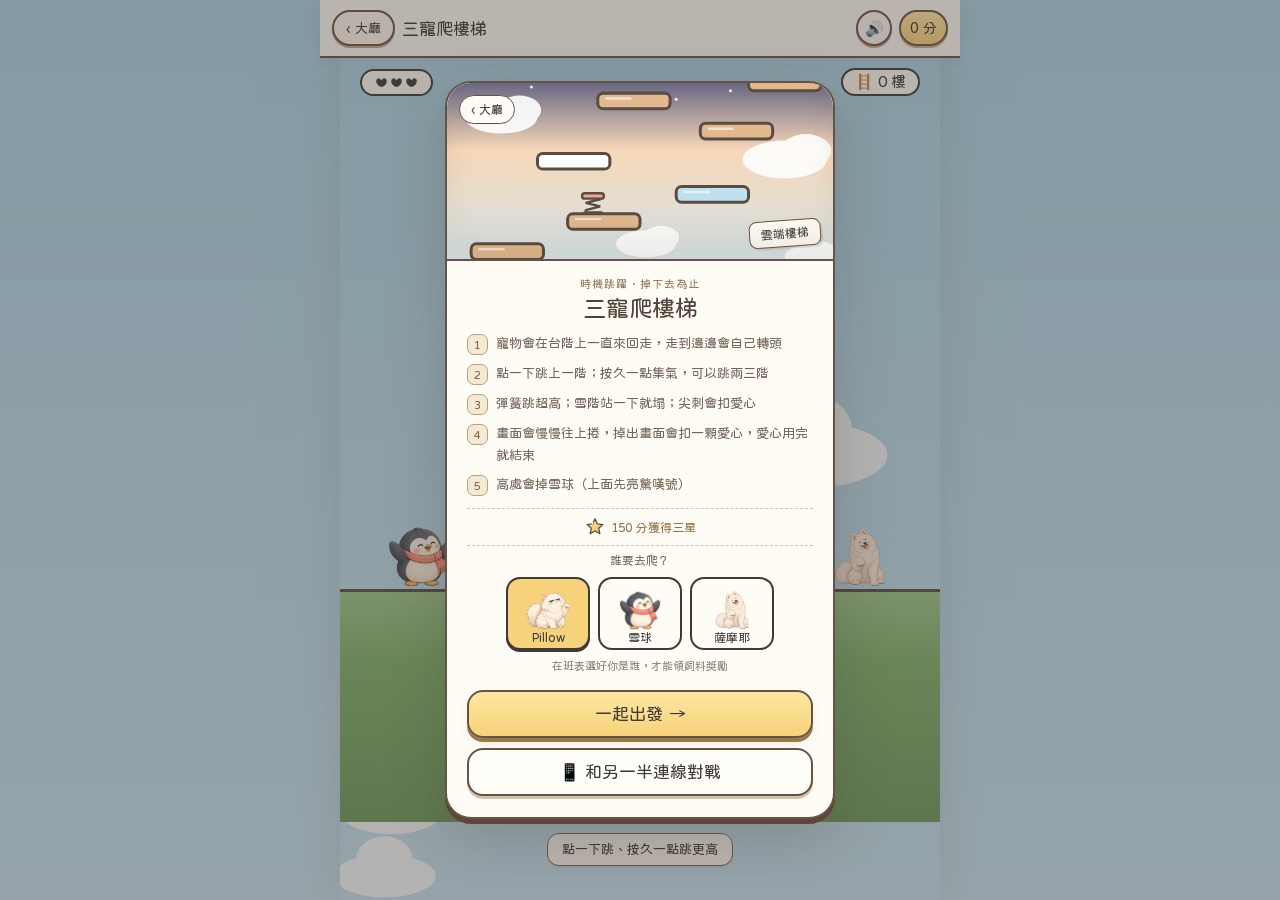
<file: games/climb.html>
<!DOCTYPE html>
<html lang="zh-TW">
<head>
<meta charset="UTF-8">
<meta name="viewport" content="width=device-width, initial-scale=1.0, maximum-scale=1.0, user-scalable=no, viewport-fit=cover">
<meta name="apple-mobile-web-app-capable" content="yes">
<meta name="theme-color" content="#CFE6F2">
<title>三寵爬樓梯</title>
<link rel="preconnect" href="https://fonts.googleapis.com">
<link rel="preconnect" href="https://fonts.gstatic.com" crossorigin>
<link href="https://fonts.googleapis.com/css2?family=Huninn&display=swap" rel="stylesheet">
<link rel="stylesheet" href="game.css?v=vs-20261031">
<style>
html,body{overflow:hidden;}
body{background:#CFE6F2;touch-action:none;}
/* 場景寬 1080，往上是負的 y；camY 是畫面最上面的高度 */
.sky{position:fixed;inset:0;}
.stars{position:fixed;inset:0;opacity:0;pointer-events:none;background:radial-gradient(#FFF4D6 1.2px,transparent 1.6px) 0 0/46px 52px,radial-gradient(#FFF4D6 1px,transparent 1.4px) 23px 26px/62px 70px;}
.world{position:fixed;left:50%;top:0;width:1080px;transform-origin:50% 0;overflow:hidden;}
.o{position:absolute;left:0;top:0;will-change:transform;}
.cloud{position:absolute;left:0;top:0;opacity:.85;pointer-events:none;}
.cloud i{position:absolute;border-radius:50%;background:#FFFFFF;}
.ground{width:1080px;height:420px;background:linear-gradient(#9CC78A,#7FB36E 30%,#6E9A5E);border-top:6px solid #594C43;}
.step{height:44px;border:6px solid #594C43;border-radius:16px;background:linear-gradient(#E2B88E,#B98B6B);box-shadow:inset 0 6px 0 #FFFFFF55;}
.step.move{background:linear-gradient(#BFE0EE,#7FB8D2);}
.step.snow{background:linear-gradient(#FFFFFF,#CFE1EA);}
.step.snow::after{content:'';position:absolute;left:30%;top:2px;width:26px;height:26px;border-left:4px solid #8CB4C8;border-bottom:4px solid #8CB4C8;transform:skewX(-30deg);}
.step.snow.crack{animation:crack .1s linear infinite alternate;}
@keyframes crack{to{translate:4px 0;}}
.step.spike{height:66px;border:0;border-radius:0;background:url(../assets/games/climb/step-spike.svg) 0 0/100% 100% no-repeat;box-shadow:none;}
.step.gone{transition:opacity .5s;opacity:0;}
.spring{width:70px;height:70px;}
.spring.on{animation:sprung .3s var(--pop);}
@keyframes sprung{40%{transform:var(--t) scaleY(1.5);}}
.item{width:84px;height:84px;}
.item.fish{width:96px;height:96px;}
.snow{width:100px;height:100px;}
.warn{position:fixed;top:calc(env(safe-area-inset-top) + 104px);z-index:21;width:34px;height:34px;margin-left:-17px;border:var(--lw2) solid var(--ink);border-radius:50%;background:var(--coral);color:#FFFCF6;font-size:20px;display:flex;align-items:center;justify-content:center;animation:warn .3s ease-in-out infinite alternate;}
@keyframes warn{to{transform:scale(1.2);}}
.pet{width:170px;height:150px;}
.pet img{position:absolute;left:0;bottom:0;width:100%;height:100%;object-fit:contain;object-position:50% 100%;}
.pet.l img{transform:scaleX(-1);}
.pet.hurt{animation:blink .15s steps(2) 8;}
/* 被對方踩扁：壓扁一下 */
.pet img{transform-origin:50% 100%;}
.pet.squash img,.rival.squash img{animation:squash .45s var(--pop);}
/* 自己和對方畫在台階前面（說話泡泡才不會被台階擋住） */
.pet{z-index:3;}.rival{z-index:2;}
@keyframes squash{30%{scale:1.25 .5;}}
@keyframes blink{50%{opacity:.3;}}
.pet .g-say{font-size:30px;padding:6px 16px;border-width:4px;border-radius:24px;}
.fan{width:150px;height:130px;}
.fan img{width:100%;height:100%;object-fit:contain;object-position:50% 100%;}
.fan.cheer img{animation:fanHop .5s var(--pop);}
@keyframes fanHop{40%{transform:translateY(-24px);}}
.fan .g-say{font-size:28px;padding:6px 14px;border-width:4px;border-radius:22px;}
/* 上面：愛心、樓層 */
.hud{position:fixed;left:12px;right:12px;top:calc(env(safe-area-inset-top) + 68px);z-index:21;display:flex;justify-content:space-between;align-items:center;max-width:560px;margin:auto;pointer-events:none;}
.hud b{font-weight:400;font-size:15px;padding:3px 12px;border:var(--lw2) solid var(--ink);border-radius:999px;background:var(--paper);}
.who{display:flex;justify-content:center;gap:8px;margin:10px 0 2px;}
.who button{display:flex;flex-direction:column;align-items:center;width:84px;padding:6px 4px 4px;border:var(--lw2) solid var(--ink);border-radius:14px;background:var(--paper);font-size:12px;}
.who button img{width:56px;height:46px;object-fit:contain;}
.who button.on{background:var(--yellow);box-shadow:0 2px 0 var(--ink);}
.who-h{font-size:12px;color:var(--t2);margin-top:8px;}
/* 集氣條：按住越久跳越高 */
.charge{position:absolute;left:25px;top:-34px;width:120px;height:16px;border:4px solid #594C43;border-radius:999px;background:#FFFCF6;overflow:hidden;opacity:0;transition:opacity .1s;}
.charge.on{opacity:1;}
.charge i{display:block;height:100%;width:0;background:linear-gradient(90deg,#B9DAA5,#F6D27A 60%,#F2A497);}
.charge.full{animation:full .25s ease-in-out infinite alternate;}
@keyframes full{to{box-shadow:0 0 0 6px #F6D27A88;}}
.tip{position:fixed;left:50%;transform:translateX(-50%);bottom:calc(env(safe-area-inset-bottom) + 34px);z-index:21;padding:6px 14px;border:var(--lw2) solid var(--ink);border-radius:999px;background:var(--paper);font-size:13px;white-space:nowrap;pointer-events:none;}
.tap{position:fixed;inset:0;z-index:10;}
/* 連線對戰：對方是半透明的影子，頭上有名字；上面多一排倒數和對方的樓層 */
.rival{width:170px;height:150px;opacity:.6;pointer-events:none;}
.rival img{position:absolute;left:0;bottom:0;width:100%;height:100%;object-fit:contain;object-position:50% 100%;}
.rival.l img{transform:scaleX(-1);}
.rival .tag{position:absolute;left:50%;top:-50px;transform:translateX(-50%);padding:2px 16px;border:4px solid #594C43;border-radius:999px;background:#FDEEEA;font-size:28px;white-space:nowrap;}
.rival.syue .tag{background:#EEF6E8;}
.vs .warn{top:calc(env(safe-area-inset-top) + 138px);}
</style>
<link rel="stylesheet" href="polish.css?v=snowlake-20261026">
</head>
<body data-game="climb">
<div class="sky" id="sky"></div>
<div class="stars" id="stars"></div>
<div class="world" id="world"><div id="clouds"></div><div id="objs"></div></div>
<div class="tap" id="tap"></div>
<div class="g-bar"><button class="g-back" onclick="location.href='./'">‹ 大廳</button><div class="g-title">三寵爬樓梯</div><div class="g-pill hot" id="score">0 分</div></div>
<div class="hud"><b id="hearts">❤️❤️❤️</b><b id="floor">🪜 0 樓</b></div>
<div class="tip" id="tip">點一下跳、按久一點跳更高</div>
<script src="sound.js?v=garden-20261102"></script>
<script src="game.js?v=garden-20261102"></script>
<script src="vs.js?v=garden-20261102"></script>
<script>
// 美術：之後換成畫好的圖，只要改這裡的檔名（台階本身是畫出來的色塊，尖刺台階用圖）
var A='../assets/games/climb/',ART={spike:A+'step-spike.svg',spring:A+'spring.svg',ball:A+'snowball.svg',kib:'../assets/games/ui/kib.svg',fish:'../assets/games/ui/fish.svg'};
// 寵物一直往前走，碰到畫面邊邊就轉頭。點一下跳約 290 高（一階）；按住集氣，最多約 800 高；彈簧約 1080
var GRAV=2900,WALK=300,TAP=1300,FULL=2150,CHARGE=.8,SPRING=2500,PW=170,PH=150,SPIKEW=216,FLOOR=120,HEARTS=3;
// 誰去爬：走路兩張輪流、集氣蹲下、往上、往下
var POSE={cat:{walk:['walk-a','walk-b'],crouch:'eat',up:'pounce',down:'idle'},pg:{walk:['walk-a','walk-b'],crouch:'eat',up:'flap-up',down:'flap-down'},dg:{walk:['walk-a','walk-b'],crouch:'eat',up:'chase',down:'idle'}},ORDER=['cat','pg','dg'];
var $=function(id){return document.getElementById(id);};
var who=ORDER.indexOf(localStorage.getItem('climbPet'))>=0?localStorage.getItem('climbPet'):'cat';
var state='idle',s=1,viewH=1900,camY=-1500,px=455,py=-PH,vy=0,face=1,on=null,coyote=0,hold=0,holding=false,buf=0,bufV=0,hearts=HEARTS,inv=0,score=0,best=0,kibs=0,fishes=0,topY=0,steps=[],items=[],balls=[],ballAt=0,raf=0,last=0,mile=0,pose='',walkT=0,t=0,jumped=false,drop=null,dropT=0;
// 連線對戰：限時幾秒、對方的影子晚多久畫（等資料到）、踩到對方彈多高
var VS_T=90,LAG=.45,STOMP=1700,vs=null;
// 關卡用的亂數：對戰時兩支手機用同一個種子，樓梯一模一樣
var R=Math.random;
function lr(a,b){return a+R()*(b-a);}
// 星星：150 分三顆、70 分兩顆
function stars(n){return n>=150?3:n>=70?2:1;}

function fit(){s=Math.min(innerWidth,600)/1080;viewH=innerHeight/s;var w=$('world');w.style.height=viewH+'px';w.style.transform='translateX(-50%) scale('+s+')';}
fit();addEventListener('resize',fit);
function rnd(a,b){return a+Math.random()*(b-a);}
function el(cls,html){var e=document.createElement('div');e.className='o '+cls;if(html)e.innerHTML=html;$('objs').appendChild(e);return e;}
function img(cls,src){var e=document.createElement('img');e.className='o '+cls;e.src=src;e.alt='';$('objs').appendChild(e);return e;}
function tip(x){$('tip').textContent=x;}
function say(e,text,ms){var b=e.querySelector('.g-say');if(!b)return;b.textContent=text;b.classList.add('on');clearTimeout(e._t);e._t=setTimeout(function(){b.classList.remove('on');},ms||1200);}
function heartsTxt(){var h='';for(var i=0;i<HEARTS;i++)h+=i<hearts?'❤️':'🤍';$('hearts').textContent=h;}
// 天空：越高越晚，白天→黃昏→星空
var SKY=[[0,[207,230,242]],[4000,[168,211,230]],[9000,[246,215,184]],[14000,[181,139,176]],[19000,[63,69,115]],[26000,[35,43,74]]];
function skyAt(h){for(var i=1;i<SKY.length;i++)if(h<SKY[i][0]){var a=SKY[i-1],b=SKY[i],k=(h-a[0])/(b[0]-a[0]);return a[1].map(function(v,j){return Math.round(v+(b[1][j]-v)*k);});}return SKY[SKY.length-1][1];}
function paintSky(){var h=-camY,c=skyAt(h),c2=skyAt(h+3000);$('sky').style.background='linear-gradient(rgb('+c2+'),rgb('+c+'))';$('stars').style.opacity=Math.max(0,Math.min(1,(h-13000)/6000)).toFixed(2);}

// 台階：越高越窄、間隔越大（有些要集氣才跳得上去），會動的／雪階／尖刺越多
function diff(){return Math.min(1,-topY/16000);}
// 會動的台階：位置只看時間（對戰時兩支手機的同一階會在同一個地方）
function addStep(type,x,y,w){
  var e=el('step '+type);e.style.width=w+'px';
  var p={type:type,x:x,x0:x,y:y,w:w,e:e,vx:0,v:type==='move'?(R()<.5?-1:1)*lr(90,150+90*diff()):0};
  if(p.v)moveStep(p);
  steps.push(p);return p;
}
function moveStep(p){var m=1080-p.w,u=p.x0+p.v*t,k=((u%(2*m))+2*m)%(2*m);p.x=k<=m?k:2*m-k;p.vx=k<=m?p.v:-p.v;}
function gen(){
  while(topY>camY-400){
    var d=diff(),gap=170+120*d+lr(-30,40),y=topY-gap,h=-y;
    var wN=60-22*d,wM=10+16*d,wS=6+14*d,wK=h>1500?3+8*d:0,r=R()*(wN+wM+wS+wK),type=r<wN?'normal':r<wN+wM?'move':r<wN+wM+wS?'snow':'spike';
    var w=type==='spike'?SPIKEW:Math.round(lr(420-150*d,520-170*d)),x=lr(0,1080-w);
    var p=addStep(type,x,y,w);
    // 尖刺旁邊一定再放一個安全的，路不會斷
    if(type==='spike'){var w2=Math.round(lr(280,380)),x2=x>540?lr(0,Math.max(0,x-w2-40)):lr(Math.min(1080-w2,x+SPIKEW+40),1080-w2);addStep('normal',x2,y+lr(-30,30),w2);}
    if(type==='normal'){
      // 對戰時魚多一點（吃到魚會丟雪球給對方）
      if(R()<.08-.03*d){p.sx=lr(20,w-90);p.spring=img('spring',ART.spring);}
      else if(R()<.25)addItem('kib',x+lr(20,w-104),y-90);
      else if(R()<(vs?.12:.06))addItem('fish',x+lr(20,w-116),y-520);
    }
    topY=y;
  }
}
function addItem(k,x,y){items.push({k:k,x:x,y:y,w:k==='fish'?96:84,e:img('item '+k,ART[k])});}
// 背景的雲：往上捲得比較慢
var clouds=[];
function makeClouds(){
  $('clouds').innerHTML='';clouds=[];
  for(var i=0;i<6;i++){var c=document.createElement('div');c.className='cloud';var w=rnd(160,280);c.innerHTML='<i style="left:0;top:'+w*.18+'px;width:'+w+'px;height:'+w*.42+'px"></i><i style="left:'+w*.22+'px;top:0;width:'+w*.55+'px;height:'+w*.45+'px"></i>';$('clouds').appendChild(c);clouds.push({e:c,x:rnd(-60,980),y:rnd(0,viewH)});}
}
function drawClouds(dy){clouds.forEach(function(c){c.y+=dy*.45;if(c.y>viewH+120){c.y=-160;c.x=rnd(-60,980);}c.e.style.transform='translate('+c.x+'px,'+c.y+'px)';});}

var pet,ghost=null,fans=[],ground={type:'ground',x:-200,y:0,w:1480};
function build(){
  $('objs').innerHTML='';steps=[];items=[];balls=[];document.querySelectorAll('.warn').forEach(function(w){w.remove();});
  var g=el('ground');g.id='ground';
  // 另外兩隻在地上加油（對戰時對方選的那隻也不在地上）
  fans=ORDER.filter(function(k){return k!==who&&!(vs&&k===vs.opPet);}).map(function(k,i){var f=el('fan','<img src="'+G.petImg(k,'happy')+'" alt=""><div class="g-say"></div>');f._x=i?860:70;f._k=k;return f;});
  // 對方：半透明的影子
  ghost=vs?el('rival '+vs.op,'<img alt=""><div class="tag">'+G.NAMES[vs.op]+'</div>'):null;if(ghost)ghost._p='';
  pet=el('pet','<img alt=""><div class="charge" id="charge"><i id="cfill"></i></div><div class="g-say"></div>');pose='';setPose(POSE[who].walk[0]);
}
function setPose(p){if(p===pose)return;pose=p;pet.querySelector('img').src=G.petImg(who,p);}
function hurt(msg){
  if(inv>0)return;hearts--;inv=1.3;heartsTxt();pet.classList.remove('hurt');void pet.offsetWidth;pet.classList.add('hurt');
  SND.sfx(hearts?'bump':'crash');say(pet,msg,900);if(navigator.vibrate)navigator.vibrate(90);
  if(hearts<=0)end('愛心用完了…');
}
// 按住集氣、放開跳：按不到 0.15 秒算點一下（跳一階），按越久跳越高
function power(){var k=Math.max(0,Math.min(1,(hold-.15)/(CHARGE-.15)));return TAP+(FULL-TAP)*k;}
function jump(v){
  on=null;coyote=0;vy=-v;jumped=true;SND.sfx(v>TAP+200?'boing':'hop');
  if(v>FULL-60)say(pet,'集氣跳！',700);
}
function pressStart(){if(state!=='play')return;holding=true;hold=0;}
function pressEnd(){
  if(state!=='play'||!holding)return;
  holding=false;var v=power();hold=0;
  if(on||coyote>0)jump(v);else{buf=.15;bufV=v;}
}
// 被對方的雪球砸到、被對方踩到：從台階上掉下去一階（不扣愛心）
function knock(msg){
  if(inv>0||state!=='play')return;
  inv=1.2;if(on&&on!==ground){drop=on;dropT=.35;}
  if(on||vy<350){on=null;coyote=0;vy=350;}holding=false;hold=0;buf=0;
  pet.classList.remove('hurt');void pet.offsetWidth;pet.classList.add('hurt');
  SND.sfx('bump');say(pet,msg,1000);if(navigator.vibrate)navigator.vibrate(70);
}
function tick(now){
  // 第一格的時間可能比 last 早一點點：不能是負的
  var dt=Math.max(0,Math.min(.04,(now-last)/1000));last=now;
  if(state==='play'){
    // 對戰：時間照伺服器算，兩支手機一樣
    if(vs)t=VS.time();else t+=dt;
    if(dropT>0){dropT-=dt;if(dropT<=0)drop=null;}
    if(holding)hold+=dt;
    // 一直往前走；碰到畫面邊邊就轉頭
    var vx=face*WALK+(on&&on.vx?on.vx:0);px+=vx*dt;
    if(px<0){px=0;face=1;}else if(px+PW>1080){px=1080-PW;face=-1;}
    var prevB=py+PH,fl=px+48,fr=px+PW-48;
    if(on){
      // 走到台階邊邊會自己轉頭（不會走下去）；雪階塌掉才會掉下去
      if(on!==ground&&!on.gone){if(face>0&&fr>=on.x+on.w-6){face=-1;px=on.x+on.w-6-(PW-48);}else if(face<0&&fl<=on.x+6){face=1;px=on.x+6-48;}}
      if(on!==ground&&on.gone){on=null;coyote=.1;vy=0;}
      else{py=on.y-PH;vy=0;}
      if(on&&on.type==='snow'&&!on.gone){on.crack=(on.crack||0)+dt;on.e.classList.add('crack');if(on.crack>.6){on.gone=1;on.e.classList.add('gone');SND.sfx('crack');on=null;coyote=.08;}}
    }
    if(!on){
      if(coyote>0)coyote-=dt;
      vy+=GRAV*dt;py+=vy*dt;var bot=py+PH;
      // 只有往下掉的時候會踩到台階（從下面可以穿過去）
      if(vy>0){
        if(bot>=0&&prevB<=4&&camY>-viewH){land(ground);}
        else steps.forEach(function(p){if(on||p.gone||p===drop||prevB>p.y+6||bot<p.y||fr<p.x+4||fl>p.x+p.w-4)return;land(p);});
        // 對戰：從上面踩到對方的頭，自己彈起來、對方被踩下去
        if(!on&&vs)stomp(prevB,bot,fl,fr);
      }
    }
    if(buf>0){buf-=dt;if(on){buf=0;jump(bufV);}}
    if(inv>0)inv-=dt;
    // 會動的台階左右來回
    steps.forEach(function(p){if(p.v&&!p.gone)moveStep(p);});
    // 吃飼料、魚
    items.forEach(function(it){if(it.got)return;if(px+PW-30>it.x&&px+30<it.x+it.w&&py+PH>it.y&&py<it.y+it.w){it.got=1;it.e.remove();if(it.k==='fish'){fishes++;score+=15;SND.sfx('fishup');if(vs)throwBall();}else{kibs++;score+=5;SND.sfx('coin');}var r=pet.getBoundingClientRect();G.float(r.left+r.width/2,r.top,'+'+(it.k==='fish'?15:5),'gold');}});
    // 高處開始掉雪球：先在上面亮驚嘆號，再掉下來
    var h=-(py+PH);
    if(h>4000&&now>ballAt){ballAt=now+rnd(4500,8000)-1800*diff();var bx=Math.max(20,Math.min(980,px+PW/2+face*WALK*1.2+rnd(-200,200)));var w=document.createElement('div');w.className='warn';w.textContent='!';w.style.left=(innerWidth/2+(bx+50-540)*s)+'px';document.body.appendChild(w);setTimeout(function(){w.remove();if(state==='play')balls.push({x:bx,y:camY-140,v:650+250*diff(),e:img('snow',ART.ball)});},900);}
    balls.forEach(function(b){b.y+=b.v*dt;var cx=b.x+50,cy=b.y+50;if(!b.hit&&cx>px+30&&cx<px+PW-30&&cy>py+20&&cy<py+PH){b.hit=1;if(b.from)knock('被'+G.NAMES[b.from]+'的雪球砸到了！');else hurt('被雪球砸到了！');}});
    // 鏡頭：跳第一下之後開始自己慢慢往上捲（越高越快），寵物爬太高也會跟上去
    var oc=camY,target=Math.min(camY,py-viewH*.45);
    if(jumped)target=Math.min(target,camY-(25+75*diff())*dt);
    camY+=(target-camY)*Math.min(1,dt*8);
    gen();
    // 樓層和分數：爬到最高的地方算
    if(h>best){var f0=Math.floor(best/FLOOR);best=h;var f1=Math.floor(best/FLOOR);score+=f1-f0;
      if(Math.floor(f1/50)>mile){mile=Math.floor(f1/50);SND.sfx('fishup');var r2=pet.getBoundingClientRect();G.float(r2.left+r2.width/2,r2.top-30,f1+' 樓！','gold');say(pet,['好高喔！','還要再上去！','雲在下面了！','摸得到星星了'][Math.min(3,mile-1)],1200);}}
    // 掉出畫面底下：扣一顆愛心，從畫面下半部的台階重新站好；愛心用完才結束
    if(py>camY+viewH+40)fellOut();
    // 姿勢：集氣蹲下、走路兩張輪流、跳起來／掉下來
    walkT+=dt;
    if(on)setPose(holding?POSE[who].crouch:POSE[who].walk[Math.floor(walkT/.16)%2]);else setPose(vy<0?POSE[who].up:POSE[who].down);
    var c=$('charge'),k=holding?Math.max(0,Math.min(1,(hold-.15)/(CHARGE-.15))):0;c.classList.toggle('on',holding&&hold>.15);c.classList.toggle('full',k>=1);$('cfill').style.width=k*100+'%';
    if(vs)vs.gp=ghostAt(t-LAG);
    draw(oc-camY);
    $('floor').textContent='🪜 '+Math.floor(best/FLOOR)+' 樓';$('score').textContent=score+' 分';
    if(vs)vsTick();
  }
  raf=requestAnimationFrame(tick);
}
function fellOut(){
  SND.sfx('fall');hearts--;heartsTxt();if(navigator.vibrate)navigator.vibrate(120);
  if(hearts<=0){end('掉下去了…');return;}
  var lo=camY+viewH*.55,hi=camY+viewH-120,c=steps.filter(function(p){return !p.gone&&p.type!=='spike'&&p.type!=='snow'&&p.y>lo&&p.y<hi;}).sort(function(a,b){return a.y-b.y;})[0];
  if(!c){c=addStep('normal',540-180,camY+viewH*.72,360);}
  on=c;px=c.x+c.w/2-PW/2;py=c.y-PH;vy=0;inv=1.5;buf=0;
  pet.classList.remove('hurt');void pet.offsetWidth;pet.classList.add('hurt');say(pet,'差點掉下去！',1000);tip('掉下去扣一顆愛心，還剩 '+hearts+' 顆');
}
// 落地：彈簧自動彈超高、尖刺扣愛心並彈開、雪階站一下就塌
function land(p){
  py=p.y-PH;vy=0;on=p;
  if(p.spring&&px+PW-48>p.x+p.sx&&px+48<p.x+p.sx+70){p.spring.classList.remove('on');void p.spring.offsetWidth;p.spring.classList.add('on');vy=-SPRING;on=null;SND.sfx('boing');say(pet,'彈～！',700);return;}
  if(p.type==='spike'){hurt('好痛！');vy=-900;on=null;return;}
  if(buf<=0)SND.sfx('hop');
}
function place(e,x,y){e.style.transform='translate('+x+'px,'+(y-camY)+'px)';}
function draw(dy){
  pet.classList.toggle('l',face<0);place(pet,px,py);
  var g=$('ground');if(g)place(g,0,0);
  fans.forEach(function(f){place(f,f._x,-130);});
  // 看不到的就清掉
  steps=steps.filter(function(p){if(p.y-camY>viewH+200){p.e.remove();if(p.spring)p.spring.remove();return false;}place(p.e,p.x,p.type==='spike'?p.y-22:p.y);if(p.spring){var sx=p.x+p.sx,sy=p.y-66;p.spring.style.setProperty('--t','translate('+sx+'px,'+(sy-camY)+'px)');place(p.spring,sx,sy);}return true;});
  items=items.filter(function(it){if(it.got)return false;if(it.y-camY>viewH+200){it.e.remove();return false;}place(it.e,it.x,it.y);return true;});
  balls=balls.filter(function(b){if(b.y-camY>viewH+200){b.e.remove();return false;}place(b.e,b.x,b.y);return true;});
  if(vs&&ghost){var gp=vs.gp||ghostAt(t-LAG);ghost.classList.toggle('l',gp.f<0);place(ghost,gp.x,gp.y);if(gp.p&&gp.p!==ghost._p){ghost._p=gp.p;ghost.querySelector('img').src=G.petImg(vs.opPet,gp.p);}}
  paintSky();drawClouds(dy||0);
}
function start(){
  // 對戰：學從左邊、綾從右邊出發，樓梯用同一個種子
  R=vs?VS.seeded(vs.seed):Math.random;var me=vs?VS.me():'';
  camY=-(viewH-560);px=vs?(me==='syue'?250:660):455;py=-PH;vy=0;face=me==='ling'?-1:1;on=ground;coyote=0;hold=0;holding=false;buf=0;hearts=HEARTS;inv=0;score=0;best=0;kibs=0;fishes=0;mile=0;topY=0;ballAt=0;t=vs?VS.time():0;jumped=false;drop=null;dropT=0;
  document.body.classList.toggle('vs',!!vs);
  build();heartsTxt();makeClouds();
  gen();state='play';tip(vs?'踩'+G.NAMES[vs.op]+'的頭會彈起來；吃到魚會丟雪球':'點一下跳、按久一點跳更高');
  fans.forEach(function(f,i){setTimeout(function(){f.classList.add('cheer');say(f,i?'加油～':'衝啊！',1400);},300+i*300);});
  last=performance.now();cancelAnimationFrame(raf);raf=requestAnimationFrame(tick);
}
function end(why){
  if(state!=='play')return;state='done';holding=false;$('charge').classList.remove('on');
  var f=Math.floor(best/FLOOR);tip(why+'爬到 '+f+' 樓');
  if(vs){VS.finish(cur(),why);return;}
  setTimeout(function(){G.finish({game:'climb',extra:chooser(),mount:mountAll,score:score,unit:'分',stars:stars(score),note:'爬到 '+f+' 樓（每樓 +1）、飼料 ×'+kibs+'（+5）、魚 ×'+fishes+'（+15）<br>150 分三顆星、70 分兩顆星',again:function(){G.countdown(start);}});},900);
}
// 操作：點畫面任何地方跳，按住集氣；鍵盤空白鍵／上鍵也可以
var tap=$('tap');
tap.addEventListener('pointerdown',function(e){e.preventDefault();try{tap.setPointerCapture(e.pointerId);}catch(_){}pressStart();});
['pointerup','pointercancel'].forEach(function(ev){tap.addEventListener(ev,function(){pressEnd();});});
addEventListener('keydown',function(e){if((e.code==='Space'||e.key==='ArrowUp')&&!e.repeat){e.preventDefault();pressStart();}});
addEventListener('keyup',function(e){if(e.code==='Space'||e.key==='ArrowUp')pressEnd();});
// 換誰去爬：開始卡片和結算卡片上選
function chooser(){return '<div class="who-h">誰要去爬？</div><div class="who">'+ORDER.map(function(k){return '<button type="button" data-who="'+k+'"'+(k===who?' class="on"':'')+'><img src="'+G.petImg(k,'happy')+'" alt="">'+G.escapeHtml(G.petName(k))+'</button>';}).join('')+'</div>';}
function mountChooser(ov){ov.querySelectorAll('[data-who]').forEach(function(b){b.onclick=function(){who=b.getAttribute('data-who');try{localStorage.setItem('climbPet',who);}catch(_){}ov.querySelectorAll('[data-who]').forEach(function(x){x.classList.toggle('on',x===b);});SND.sfx('tap');if(state!=='play'){build();draw();}VS.changed();};});}
function mountAll(ov){mountChooser(ov);VS.mount(ov);}
camY=-(viewH-560);build();makeClouds();heartsTxt();draw();
G.preload(Object.keys(ART).map(function(k){return ART[k];}),function(){
  G.intro({game:'climb',extra:chooser(),mount:mountAll,title:'三寵爬樓梯',desc:'寵物會在台階上一直來回走，走到邊邊會自己轉頭<br>點一下跳上一階；按久一點集氣，可以跳兩三階<br>彈簧跳超高；雪階站一下就塌；尖刺會扣愛心<br>畫面會慢慢往上捲，掉出畫面會扣一顆愛心，愛心用完就結束<br>高處會掉雪球（上面先亮驚嘆號）',start:start});
  VS.auto();
});
document.addEventListener('visibilitychange',function(){last=performance.now();});
/* ── 連線對戰：兩支手機同一座樓梯、同時出發；對方是半透明的影子 ──
   房間、倒數、上面那排、結果和戰績在 vs.js；這裡是爬樓梯自己的：影子、踩頭、丟雪球 */
function opName(){return VS.opName();}
function fl(h){return Math.floor(h/FLOOR);}
function cl(x){return Math.max(0,Math.min(1080-PW,x));}
// 送給對方的狀態：m＝樓層、sb＝分數；位置、速度、姿勢給對方畫影子；a、s＝丟過幾顆雪球、踩過幾次
function cur(){return {m:fl(best),sb:score,t:Math.round(t*100)/100,x:Math.round(px),y:Math.round(py),vx:Math.round(face*WALK+(on&&on.vx?on.vx:0)),vy:on?0:Math.round(vy),o:on?1:0,f:face,p:pose,h:hearts,a:vs.a,s:vs.s};}
VS.setup({game:'climb',time:VS_T,
  rules:['同一座樓梯、同時出發，限時 '+VS_T+' 秒，爬得比較高的贏','從上面踩到對方的頭會彈起來，對方被踩下去一階','吃到魚 🐟 會丟雪球給對方，被砸到也會掉下去一階'],
  pet:function(){return who;},extra:chooser,mountExtra:mountChooser,
  // 開局：學從左邊、綾從右邊出發；先把對方的姿勢圖載好
  begin:function(M){
    vs=M;if(POSE[M.pet])who=M.pet;if(!POSE[M.opPet])M.opPet='cat';
    M.buf=[];M.gp=null;M.a=0;M.s=0;M.ra=0;M.rs=0;M.stompT=0;M.opH=HEARTS;
    var P=POSE[M.opPet];P.walk.concat([P.crouch,P.up,P.down]).forEach(function(k){new Image().src=G.petImg(M.opPet,k);});
    var me=VS.me();state='idle';camY=-(viewH-560);px=me==='syue'?250:660;py=-PH;face=me==='ling'?-1:1;t=0;build();setPose(POSE[who].walk[0]);draw();
  },
  start:function(){start();},
  live:onLive,
  opDone:function(M){if(state==='play')tip(opName()+(M.lost?'斷線了':'停在 '+M.opM+' 樓')+'，超過就贏了！');},
  bar:function(M){var hs='',g=M.gp;for(var i=0;i<HEARTS;i++)hs+=i<M.opH?'❤️':'🤍';return hs+' 🪜 '+M.opM+' 樓'+(g&&!M.opDone?(g.y+PH<camY?' ⬆️':g.y>camY+viewH?' ⬇️':''):'');},
  fmt:function(m){return m+' 樓';},
  solo:function(){vs=null;build();draw();G.countdown(start);}
});
// 對方的位置：0.3 秒一筆，畫的時候晚 0.45 秒、前後兩筆照速度接起來（跳起來的弧線會是對的）
function onLive(d,M){
  var L=M.buf[M.buf.length-1];
  if(!L||+d.t>L.t){M.buf.push({t:+d.t,x:+d.x,y:+d.y,vx:+d.vx||0,vy:+d.vy||0,o:+d.o,f:+d.f||1,p:d.p});if(M.buf.length>24)M.buf.shift();}
  M.opH=d.h==null?HEARTS:+d.h;
  // 對方丟來的雪球、踩到我（用計數，漏掉的也會補上）
  while(M.ra<(+d.a||0)){M.ra++;incoming();}
  while(M.rs<(+d.s||0)){M.rs++;if(state==='play'&&inv<=0){knock('被'+opName()+'踩扁了！');pet.classList.remove('squash');void pet.offsetWidth;pet.classList.add('squash');}}
}
function ghostAt(rt){
  var b=vs.buf,n=b.length;
  if(!n)return {x:vs.op==='syue'?250:660,y:-PH,f:vs.op==='ling'?-1:1,p:POSE[vs.opPet].walk[0]};
  var L=b[n-1];
  if(rt>=L.t||vs.opDone){var e=vs.opDone?0:Math.min(.4,rt-L.t);return {x:cl(L.x+L.vx*e),y:L.o?L.y:L.y+L.vy*e+GRAV*e*e/2,f:L.f,p:L.p};}
  for(var i=n-2;i>=0;i--){
    var A=b[i];if(A.t>rt)continue;
    var B=b[i+1],h=B.t-A.t,k=(rt-A.t)/h;
    // 掉出畫面重新站好：直接跳過去
    if(Math.abs(B.y-A.y)>900||Math.abs(B.x-A.x)>700)return k<.5?A:B;
    var k2=k*k,k3=k2*k,a0=2*k3-3*k2+1,a1=k3-2*k2+k,b0=-2*k3+3*k2,b1=k3-k2;
    return {x:cl(a0*A.x+a1*h*A.vx+b0*B.x+b1*h*B.vx),y:a0*A.y+a1*h*A.vy+b0*B.y+b1*h*B.vy,f:k<.5?A.f:B.f,p:k<.5?A.p:B.p};
  }
  return b[0];
}
// 從上面踩到對方的頭：自己彈起來，對方那邊會被踩下去一階
function stomp(prevB,bot,lft,rgt){
  var g=vs.gp;if(!g||vy<=0||t<vs.stompT||vs.opDone)return;
  var head=g.y+30;
  if(prevB<=head+12&&bot>=head&&rgt>g.x+40&&lft<g.x+PW-40){
    vy=-STOMP;py=head-PH;vs.s++;vs.stompT=t+.6;jumped=true;
    SND.sfx('boing');say(pet,'踩到'+opName()+'了！',800);VS.push(cur());
    if(ghost){ghost.classList.remove('squash');void ghost.offsetWidth;ghost.classList.add('squash');}
    var r=pet.getBoundingClientRect();G.float(r.left+r.width/2,r.top+r.height,'踩！','gold');
  }
}
// 吃到魚：丟一顆雪球給對方
function throwBall(){vs.a++;say(pet,'雪球丟給'+opName()+'！',900);SND.sfx('swish');VS.push(cur());}
function incoming(){
  if(state!=='play')return;
  var from=vs.op,bx=Math.max(20,Math.min(980,px+PW/2-50+face*WALK*.9)),w=document.createElement('div');
  w.className='warn';w.textContent='!';w.style.left=(innerWidth/2+(bx+50-540)*s)+'px';document.body.appendChild(w);
  say(pet,opName()+'丟雪球來了！',900);SND.sfx('swish');
  setTimeout(function(){w.remove();if(state==='play')balls.push({x:bx,y:camY-140,v:1000,from:from,e:img('snow',ART.ball)});},800);
}
function vsTick(){
  var r=VS.frame(cur());
  if(state!=='play')return;
  if(r==='time')end('時間到！');else if(r==='ahead')end('贏過'+opName()+'了！');
}
</script>
</body>
</html>
</file>
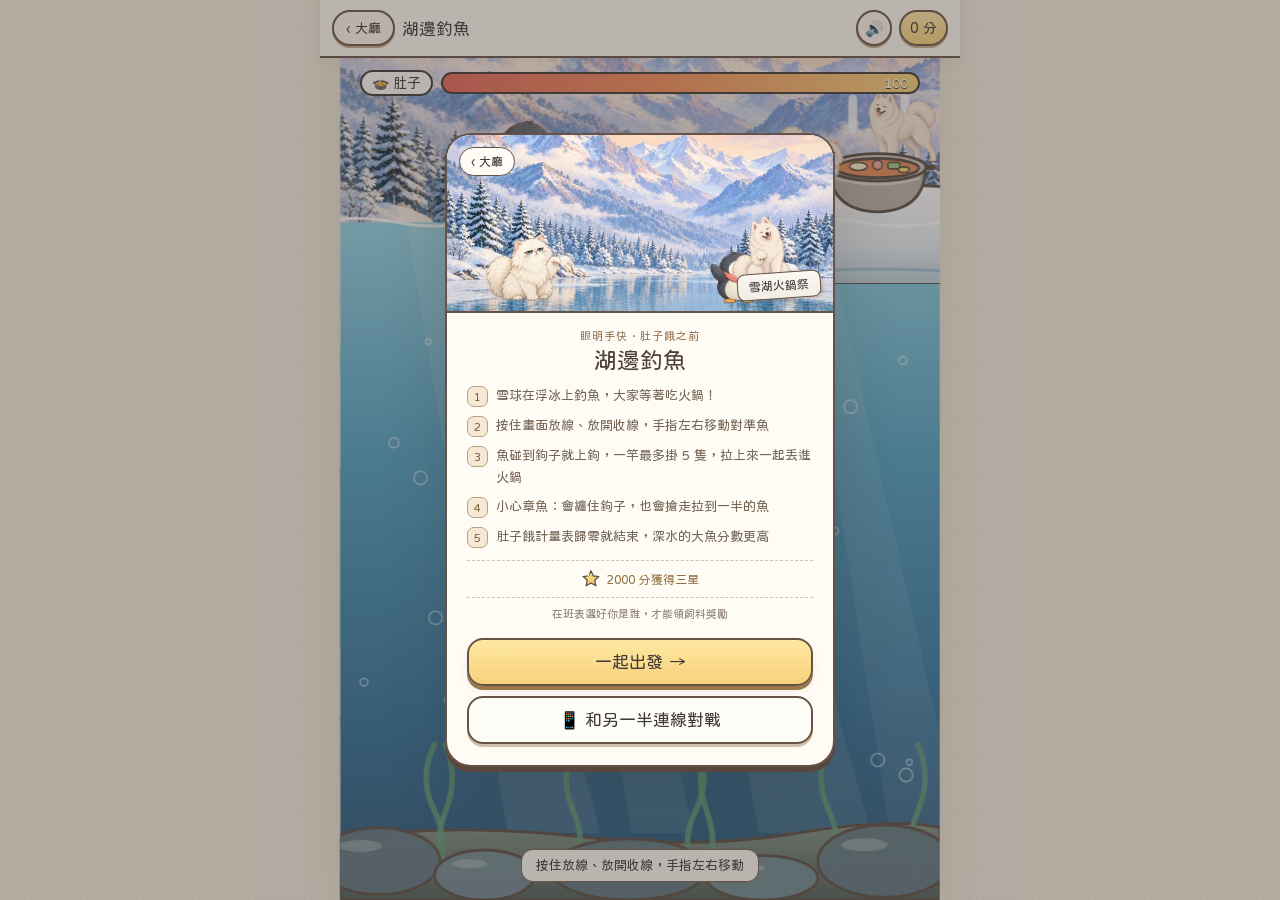
<file: games/fish.html>
<!DOCTYPE html>
<html lang="zh-TW">
<head>
<meta charset="UTF-8">
<meta name="viewport" content="width=device-width, initial-scale=1.0, maximum-scale=1.0, user-scalable=no, viewport-fit=cover">
<meta name="apple-mobile-web-app-capable" content="yes">
<meta name="theme-color" content="#E3EAF3">
<title>湖邊釣魚</title>
<link rel="preconnect" href="https://fonts.googleapis.com">
<link rel="preconnect" href="https://fonts.gstatic.com" crossorigin>
<link href="https://fonts.googleapis.com/css2?family=Huninn&display=swap" rel="stylesheet">
<link rel="stylesheet" href="game.css?v=vs-20261031">
<style>
html,body{overflow:hidden;}
body{background:#2D6F9A;touch-action:none;}
/* 場景用 1080×1920 的座標：上面是雪湖風景，700 以下是湖裡 */
.world{position:fixed;left:50%;bottom:0;width:1080px;height:1920px;transform-origin:50% 100%;background:url(../assets/games/fish/bg-winter.svg) 0 0/1080px 1920px no-repeat;overflow:hidden;}
.under{position:absolute;left:0;top:700px;width:1080px;height:1220px;background:url(../assets/games/fish/underwater.svg) 0 0/100% 100% no-repeat;}
.surface{position:absolute;left:0;top:672px;width:1080px;height:60px;pointer-events:none;overflow:visible;}
.surface path{animation:wave 3s ease-in-out infinite alternate;}
@keyframes wave{to{transform:translateX(-40px);}}
.ledge{position:absolute;left:790px;top:615px;width:340px;}
.pot{position:absolute;left:860px;top:535px;width:215px;}
.pot.puff{animation:potPuff .35s var(--pop);}
@keyframes potPuff{40%{transform:scale(1.08,.94);}}
.steam{position:absolute;left:900px;top:470px;width:140px;height:100px;display:flex;justify-content:space-around;pointer-events:none;}
.steam i{width:16px;height:70px;border-radius:999px;background:rgba(255,255,255,.8);animation:steam 1.6s ease-out infinite;}
.steam i:nth-child(2){animation-delay:.5s;}.steam i:nth-child(3){animation-delay:1s;}
@keyframes steam{from{transform:translateY(30px) scaleY(.4);opacity:0;}50%{opacity:.9;}to{transform:translateY(-40px);opacity:0;}}
.pet{position:absolute;}
.pet img{width:100%;display:block;}
.pet.flip img{transform:scaleX(-1);}
.pet .g-say{font-size:30px;padding:6px 16px;border-width:4px;border-radius:24px;}
.pet.cheer{animation:petHop .5s var(--pop);}
@keyframes petHop{40%{transform:translateY(-26px);}}
/* 雪球和浮冰一起左右移動 */
.angler{position:absolute;left:0;top:0;width:320px;height:200px;will-change:transform;}
.angler .floe{position:absolute;left:0;top:140px;width:320px;}
.angler .pet{left:60px;bottom:52px;width:150px;}
.line{position:absolute;left:0;top:0;width:1080px;height:1920px;pointer-events:none;overflow:visible;}
.hook{position:absolute;left:0;top:0;width:56px;height:56px;margin:-28px 0 0 -28px;will-change:transform;}
.hook.stuck{animation:shake .12s linear infinite alternate;}
@keyframes shake{to{translate:6px 0;}}
.fish{position:absolute;left:0;top:0;will-change:transform;}
.fish img{width:100%;height:100%;display:block;}
.fish.r img{transform:scaleX(-1);}
.fish.gold img{filter:sepia(1) saturate(4) hue-rotate(-12deg) brightness(1.08) drop-shadow(0 0 10px #FFE08A);}
.fish.oct{animation:octBob 1.2s ease-in-out infinite alternate;}
@keyframes octBob{to{scale:1 .9;}}
.ink{position:absolute;width:220px;height:220px;margin:-110px 0 0 -110px;border-radius:50%;background:radial-gradient(#3E3A39cc,#3E3A3900 70%);pointer-events:none;animation:ink 1.2s ease-out forwards;}
@keyframes ink{from{transform:scale(.3);opacity:1;}to{transform:scale(1.6);opacity:0;}}
.fly{position:absolute;left:0;top:0;pointer-events:none;z-index:3;}
.fly.gold{filter:sepia(1) saturate(4) hue-rotate(-12deg) brightness(1.08);}
/* 上面：肚子餓計量表 */
.hud{position:fixed;left:12px;right:12px;top:calc(env(safe-area-inset-top) + 70px);z-index:21;display:flex;align-items:center;gap:8px;max-width:560px;margin:auto;pointer-events:none;}
.hud b{font-weight:400;font-size:14px;white-space:nowrap;padding:3px 10px;border:var(--lw2) solid var(--ink);border-radius:999px;background:var(--paper);}
.gauge{position:relative;flex:1;height:22px;border:var(--lw2) solid var(--ink);border-radius:999px;background:#5A463C;overflow:hidden;}
.gauge i{position:absolute;left:0;top:0;bottom:0;width:100%;background:linear-gradient(90deg,#E2675A,#F28C5B 45%,#F6D27A);transition:width .15s linear;}
.gauge span{position:absolute;right:10px;top:50%;transform:translateY(-50%);font-size:13px;color:#FFFCF6;text-shadow:0 1px 0 #3E3A39;}
.gauge.low{animation:low .5s ease-in-out infinite alternate;}
@keyframes low{to{box-shadow:0 0 0 4px #F2A49799;}}
.combo{position:fixed;left:50%;top:calc(env(safe-area-inset-top) + 104px);z-index:21;transform:translateX(-50%);padding:3px 12px;border:var(--lw2) solid var(--ink);border-radius:999px;background:var(--yellow);font-size:14px;opacity:0;transition:opacity .2s;pointer-events:none;}
.combo.on{opacity:1;}
/* 連線對戰：上面那排放在肚子計量表下面，「鉤上幾隻」往下挪 */
.vsbar{top:calc(env(safe-area-inset-top) + 104px);}
.vs .combo{top:calc(env(safe-area-inset-top) + 136px);}
.tip{position:fixed;left:50%;transform:translateX(-50%);bottom:calc(env(safe-area-inset-bottom) + 18px);z-index:21;padding:6px 14px;border:var(--lw2) solid var(--ink);border-radius:999px;background:var(--paper);font-size:14px;white-space:nowrap;pointer-events:none;}
.tap{position:fixed;inset:0;z-index:10;}
</style>
<link rel="stylesheet" href="polish.css?v=snowlake-20261026">
</head>
<body data-game="fish">
<div class="world" id="world">
  <div class="under"></div>
  <img class="ledge" id="ledge" alt="">
  <div class="steam"><i></i><i></i><i></i></div>
  <div class="pet flip" id="pDg" style="left:925px;top:455px;width:175px"><img alt=""><div class="g-say"></div></div>
  <img class="pot" id="pot" alt="">
  <div class="pet" id="pCat" style="left:770px;top:520px;width:150px"><img alt=""><div class="g-say"></div></div>
  <svg class="surface" viewBox="0 0 1080 60"><path d="M-40 28 Q 30 14 100 28 T 240 28 T 380 28 T 520 28 T 660 28 T 800 28 T 940 28 T 1080 28 T 1220 28" fill="none" stroke="#FFFFFF" stroke-width="5" opacity=".85"/></svg>
  <div id="fishes"></div>
  <svg class="line" viewBox="0 0 1080 1920"><path id="line" d="" fill="none" stroke="#FFFFFF" stroke-width="4" stroke-dasharray="14 10"/><path id="rod" d="" fill="none" stroke="#8C6A55" stroke-width="10" stroke-linecap="round"/></svg>
  <div class="angler" id="angler"><img class="floe" id="floe" alt=""><div class="pet" id="pPg"><img alt=""><div class="g-say"></div></div></div>
  <svg class="hook" id="hook" viewBox="0 0 56 56"><circle cx="28" cy="18" r="13" fill="#FFFFFF" stroke="#594C43" stroke-width="4"/><path d="M28 31v10a7 7 0 0 1-14 0" fill="none" stroke="#C9C2BB" stroke-width="5" stroke-linecap="round"/></svg>
</div>
<div class="tap" id="tap"></div>
<div class="g-bar"><button class="g-back" onclick="location.href='./'">‹ 大廳</button><div class="g-title">湖邊釣魚</div><div class="g-pill hot" id="score">0 分</div></div>
<div class="hud"><b>🍲 肚子</b><div class="gauge" id="gauge"><i id="gfill"></i><span id="gnum">100</span></div></div>
<div class="combo" id="combo"></div>
<div class="tip" id="tip">按住放線、放開收線，手指左右移動</div>
<script src="sound.js?v=garden-20261102"></script>
<script src="game.js?v=garden-20261102"></script>
<script src="vs.js?v=garden-20261102"></script>
<script>
// 美術：之後換成畫好的圖，只要改這裡的檔名（黃金鮭魚先借大魚的圖染金色）
var A='../assets/games/fish/',ART={bg:A+'bg-winter.svg',under:A+'underwater.svg',floe:A+'floe.svg',ledge:A+'ledge.svg',pot:A+'hotpot.svg',oct:A+'octopus.svg',
  fish:A+'catch-fish.svg',squid:A+'catch-squid.svg',big:A+'catch-big.svg',king:A+'catch-big.svg',boot:A+'catch-boot.svg',chest:A+'catch-chest.svg'};
// 水面在 700，鉤子最深到 1790；雪球的鉤子左右可以到 180～750（右邊是放火鍋的雪堆）
var SURF=700,DEEP=1790,HX0=180,HX1=750,ROD=300;
// 湖裡的東西：分數、讓肚子飽多少、大小、游多快、在多深、出現的機率、拉上來的速度
var TYPES={
  fish:{name:'小魚',pts:10,food:7,w:250,h:250,rx:85,ry:52,sp:[150,220],y:[700,1250],wt:40,reel:620},
  squid:{name:'透抽',pts:20,food:9,w:210,h:210,rx:70,ry:88,sp:[220,290],y:[780,1400],wt:18,reel:600,bob:28},
  big:{name:'大魚',pts:30,food:14,w:320,h:320,rx:112,ry:70,sp:[110,160],y:[1050,1560],wt:14,reel:440},
  king:{name:'黃金鮭魚',pts:80,food:25,w:290,h:290,rx:100,ry:62,sp:[300,360],y:[1300,1580],wt:3,reel:420,gold:1},
  chest:{name:'寶箱',pts:50,food:0,w:210,h:210,rx:75,ry:75,sp:[40,60],y:[1600,1610],wt:3,reel:380},
  boot:{name:'舊靴子',pts:0,food:-8,w:200,h:200,rx:70,ry:72,sp:[70,110],y:[740,1580],wt:9,reel:560},
  oct:{name:'章魚',w:250,h:195,rx:105,ry:82,sp:[60,95],y:[880,1460],bob:18}
};
var $=function(id){return document.getElementById(id);};
// haul：鉤子上掛的魚（一竿最多 5 隻）
var MAXHAUL=5,state='idle',t=0,food=100,score=0,ax=200,tx=480,holding=false,hy=SURF+20,haul=[],stuck=0,fishes=[],raf=0,last=0,clickAt=0,talk=0,caught=0;
// 連線對戰：限時幾秒；vs＝這局對戰
var VS_T=90,vs=null;
// 星星：2000 分三顆、1000 分兩顆
function stars(s){return s>=2000?3:s>=1000?2:1;}

function fit(){var s=Math.min(Math.max(Math.min(innerWidth,600)/1080,innerHeight/1920),innerHeight/1300);$('world').style.transform='translateX(-50%) scale('+s+')';}
fit();addEventListener('resize',fit);
$('floe').src=ART.floe;$('ledge').src=ART.ledge;$('pot').src=ART.pot;
$('pPg').querySelector('img').src=G.petImg('pg','idle');$('pCat').querySelector('img').src=G.petImg('cat','idle');$('pDg').querySelector('img').src=G.petImg('dg','idle');

function say(id,text,ms){var p=$(id),s=p.querySelector('.g-say');s.textContent=text;s.classList.add('on');p.classList.remove('cheer');void p.offsetWidth;p.classList.add('cheer');clearTimeout(p._t);p._t=setTimeout(function(){s.classList.remove('on');},ms||1300);}
function tip(x){$('tip').textContent=x;}
function rnd(a){return a[0]+Math.random()*(a[1]-a[0]);}
// 螢幕座標→場景座標（手指在哪，鉤子就跟到哪個 x）
function toWorld(cx){var r=$('world').getBoundingClientRect();return (cx-r.left)/r.width*1080;}
function pick(){
  var list=['fish','squid','big','king','chest','boot'].filter(function(k){return k!=='chest'||!fishes.some(function(f){return f.k==='chest';});});
  var sum=list.reduce(function(a,k){return a+TYPES[k].wt;},0),x=Math.random()*sum;
  for(var i=0;i<list.length;i++){x-=TYPES[list[i]].wt;if(x<=0)return list[i];}return 'fish';
}
function spawn(k,side){
  var T=TYPES[k],dir=side||(Math.random()<.5?1:-1),el=document.createElement('div');
  el.className='fish'+(dir>0?' r':'')+(T.gold?' gold':'')+(k==='oct'?' oct':'');el.style.width=T.w+'px';el.style.height=T.h+'px';
  el.innerHTML='<img src="'+ART[k]+'" alt="">';$('fishes').appendChild(el);
  // 越後面游得越快
  var f={k:k,T:T,el:el,w:T.w,h:T.h,dir:dir,x:dir>0?-T.w-20:1100,y0:rnd(T.y),ph:Math.random()*6,v:rnd(T.sp)*(1+Math.min(.6,t/150)),cd:0};
  f.y=f.y0;fishes.push(f);return f;
}
function school(){var dir=Math.random()<.5?1:-1,y=rnd([720,1150]);for(var i=0;i<4;i++){var f=spawn('fish',dir);f.x-=dir*i*190;f.y0=y+(i%2)*70;f.v=200;}}
function hit(f,x,y,sc){var dx=(x-(f.x+f.w/2))/(f.T.rx*(sc||1)),dy=(y-(f.y+f.h/2))/(f.T.ry*(sc||1));return dx*dx+dy*dy<=1;}
function showHaul(){var n=haul.length,c=$('combo');c.textContent='鉤上 '+n+' 隻'+(n>=MAXHAUL?'（滿了）':'！');c.classList.toggle('on',n>=2);}
// 拉上岸：鉤子上的魚一條一條飛進火鍋；一竿釣到好幾隻（不算靴子）每多一隻 +10
function deliverHaul(list){
  var good=list.filter(function(f){return f.T.pts>0;}).length,bonus=good>=2?(good-1)*10:0;
  // 對戰：一竿 3 隻以上、或釣到黃金鮭魚，派一隻章魚去對方的湖
  if(vs&&(good>=3||list.some(function(f){return f.k==='king';}))){vs.a++;VS.push(cur());setTimeout(function(){tip('派一隻章魚去'+VS.opName()+'的湖！');say('pDg','章魚去吧！',1200);},700);}
  list.forEach(function(f,i){fishes.splice(fishes.indexOf(f),1);setTimeout(function(){deliver(f,i===list.length-1?bonus:0,good);},i*140);});
}
function deliver(f,bonus,good){
  var T=f.T,k=f.k,x0=f.x,y0=f.y,x1=965-f.w/2,y1=600-f.h/2,t0=performance.now(),fl=document.createElement('img');
  fl.className='fly'+(T.gold?' gold':'');fl.src=ART[k];fl.style.width=f.w+'px';$('world').appendChild(fl);f.el.remove();
  (function arc(){var p=Math.min(1,(performance.now()-t0)/550),x=x0+(x1-x0)*p,y=y0+(y1-y0)*p-260*Math.sin(Math.PI*p);fl.style.transform='translate('+x+'px,'+y+'px) rotate('+p*360+'deg) scale('+(1-p*.4)+')';if(p<1)requestAnimationFrame(arc);else land();})();
  function land(){
    fl.remove();var pot=$('pot');pot.classList.remove('puff');void pot.offsetWidth;pot.classList.add('puff');
    var r=pot.getBoundingClientRect(),cx=r.left+r.width/2,cy=r.top;
    if(k==='boot'){food=Math.max(0,food-8);SND.sfx('boot');G.float(cx,cy,'舊靴子 −8 🍲','bad');say('pCat','這不能吃啦！');tip('是舊靴子…肚子更餓了');}
    else{
      score+=T.pts;caught++;food=Math.min(100,food+T.food);
      SND.sfx(k==='chest'?'treasure':k==='king'?'fishup':'catch');
      G.float(cx,cy,'+'+T.pts,'gold');
      if(T.food)setTimeout(function(){G.float(cx-60,cy+30,'🍲 +'+T.food,'');},180);
      if(k==='king'){say('pDg','黃金鮭魚！！',1500);say('pCat','發財了！',1500);}
      else if(k==='chest'){say('pDg','寶箱耶！',1200);}
      else if(Math.random()<.35)say(Math.random()<.5?'pCat':'pDg',['好吃！','火鍋加料～','雪球好厲害'][Math.floor(Math.random()*3)]);
    }
    if(bonus){score+=bonus;SND.sfx('fishup');setTimeout(function(){G.float(cx-20,cy-50,'一竿 '+good+' 隻！+'+bonus,'gold');},250);say('pDg','一次 '+good+' 隻！',1400);tip('一竿釣到 '+good+' 隻！');}
    else if(k!=='boot')tip(T.name+'下鍋了！');
    $('score').textContent=score+' 分';
  }
}
function tick(now){
  var dt=Math.min(.05,(now-last)/1000);last=now;
  if(state==='play'){
    if(vs)t=VS.time();else t+=dt;
    // 肚子越來越餓，掉得越來越快
    food-=(3.5+t*.075)*dt;
    if(food<=0){food=0;draw();end();raf=requestAnimationFrame(tick);return;}
    // 湖裡的數量慢慢變多，章魚 8 秒後出現，45 秒後變兩隻
    var want=8+Math.min(4,Math.floor(t/20)),octs=fishes.filter(function(f){return f.k==='oct';}).length;
    if(fishes.length-octs<want){if(Math.random()<.12)school();else spawn(pick());}
    if(octs<(t>45?2:t>8?1:0)&&Math.random()<.02)spawn('oct');
    // 雪球跟著手指左右移動（有最快速度）
    var ta=Math.max(HX0,Math.min(HX1,tx))-ROD,d=ta-ax,mv=1100*dt;ax+=Math.abs(d)<mv?d:mv*Math.sign(d);
    var hx=ax+ROD;
    // 鉤子：被章魚纏住就動不了；按住往下、放開往上拉。掛越多魚，上下都越慢
    var n=haul.length,reel=n?Math.max(300,Math.min.apply(null,haul.map(function(f){return f.T.reel;}))-25*(n-1)):900;
    if(stuck>0){stuck-=dt;if(stuck<=0)$('hook').classList.remove('stuck');}
    else if(holding)hy=Math.min(DEEP,hy+(560-45*n)*dt);
    else hy=Math.max(SURF+20,hy-reel*dt);
    if(!holding&&hy>SURF+30&&now>clickAt){clickAt=now+(n?60:90);SND.sfx('click');}
    fishes.forEach(function(f){
      if(f.on)return;
      f.x+=f.dir*f.v*dt;f.y=f.y0+Math.sin(t*2+f.ph)*(f.T.bob||8);if(f.cd>0)f.cd-=dt;
      if(state!=='play'||stuck>0||f.cd>0||hy<SURF+40)return;
      if(f.k==='oct'){
        // 章魚：碰到鉤子或掛著的魚，會搶走最後釣到的那隻；空鉤子會被纏住、肚子 −10
        var touch=hit(f,hx,hy)||haul.some(function(h){return hit(f,h.x+h.w/2,h.y+h.h/2,1.15);});
        if(!touch)return;
        f.cd=3;ink(f);
        if(haul.length){var lost=haul.pop();lost.on=0;lost.dir=-f.dir||1;lost.v=380;lost.el.classList.toggle('r',lost.dir>0);lost.cd=2;lost.y0=lost.y;stuck=.5;$('hook').classList.add('stuck');SND.sfx('escape');say('pPg','被章魚搶走一隻！');tip('章魚搶走了'+lost.T.name+'…拉的時候閃開牠');showHaul();}
        else{stuck=1.2;food=Math.max(0,food-10);$('hook').classList.add('stuck');SND.sfx('ouch');say('pPg','被章魚纏住了！');tip('被章魚纏住了，肚子 −10');}
      }else if(haul.length<MAXHAUL&&hit(f,hx,hy)){
        f.on=1;haul.push(f);SND.sfx('bite');showHaul();$('pPg').querySelector('img').src=G.petImg('pg','happy');
        tip(haul.length===1?'釣到'+f.T.name+'！繼續按住可以再釣，放開拉上來':'又釣到'+f.T.name+'！');
      }
    });
    // 掛在鉤子上的魚一隻接一隻往下排；拉到水面就全部丟進火鍋
    var yy=hy;
    haul.forEach(function(f,i){f.x=hx-f.w/2+(i%2?18:-18);f.y=yy-f.h/2+f.T.ry*.6;yy+=f.T.ry*1.1;});
    if(haul.length&&hy<=SURF+20){var list=haul;haul=[];showHaul();deliverHaul(list);$('pPg').querySelector('img').src=G.petImg('pg','idle');}
    fishes=fishes.filter(function(f){if(f.x<-f.w-60||f.x>1140){f.el.remove();return false;}return true;});
    if(food<25&&t>talk){talk=t+4;say(Math.random()<.5?'pCat':'pDg','肚子好餓…',1200);}
    draw();
    if(vs){var r=VS.frame(cur());if(r)end(r==='time'?'時間到！':'贏過'+VS.opName()+'了！');}
  }
  raf=requestAnimationFrame(tick);
}
function ink(f){var e=document.createElement('div');e.className='ink';e.style.left=(f.x+f.w/2)+'px';e.style.top=(f.y+f.h/2)+'px';$('world').appendChild(e);setTimeout(function(){e.remove();},1200);}
function draw(){
  var hx=ax+ROD;
  $('angler').style.transform='translate('+ax+'px,'+(SURF-190)+'px)';
  $('rod').setAttribute('d','M'+(ax+190)+' '+(SURF-70)+'L'+hx+' '+(SURF-150));
  $('line').setAttribute('d','M'+hx+' '+(SURF-150)+'L'+hx+' '+hy);
  $('hook').style.transform='translate('+hx+'px,'+hy+'px)';
  fishes.forEach(function(f){f.el.style.transform='translate('+f.x+'px,'+f.y+'px)';});
  $('gfill').style.width=food+'%';$('gnum').textContent=Math.ceil(food);$('gauge').classList.toggle('low',food<25);
}
function start(){
  fishes.forEach(function(f){f.el.remove();});fishes=[];haul=[];stuck=0;$('hook').classList.remove('stuck');
  state='play';t=vs?VS.time():0;food=100;score=0;caught=0;showHaul();hy=SURF+20;holding=false;talk=0;
  $('score').textContent='0 分';tip('按住放線、放開收線，手指左右移動');
  for(var i=0;i<7;i++){var f=spawn(pick());f.x=100+Math.random()*880;}
  last=performance.now();cancelAnimationFrame(raf);raf=requestAnimationFrame(tick);
}
function end(why){
  if(state!=='play')return;state='done';holding=false;
  ['pCat','pDg'].forEach(function(id){$(id).querySelector('img').src=G.petImg(id==='pCat'?'cat':'dg','happy');});
  say('pDg',score>=2000?'吃得好飽！':'火鍋好好吃～',1600);tip(why||'肚子餓扁了…今天的火鍋收工');
  if(vs){VS.finish(cur(),why||'肚子餓扁了…');return;}
  setTimeout(function(){G.finish({game:'fish',score:score,unit:'分',stars:stars(score),note:'釣了 '+caught+' 隻；一竿好幾隻有加分<br>2000 分三顆星、1000 分兩顆星',mount:VS.mount,again:function(){G.countdown(start);}});},900);
}
/* ── 連線對戰：各自的湖、同時開始，限時比分數；一竿 3 隻以上或黃金鮭魚，派章魚去對方的湖 ── */
// 送給對方：m＝分數、sb＝釣了幾隻、f＝肚子還剩多少、a＝派過幾隻章魚
function cur(){return {m:score,sb:caught,f:Math.ceil(food),a:vs.a};}
VS.setup({game:'fish',time:VS_T,icon:'pg',
  rules:['各自在自己的湖釣，同時開始，限時 '+VS_T+' 秒比分數','肚子餓扁就停在那個分數','一竿釣到 3 隻以上、或釣到黃金鮭魚，會派一隻章魚去對方的湖搗蛋'],
  begin:function(M){
    vs=M;M.a=0;M.ra=0;M.opF=100;document.body.classList.add('vs');
    state='idle';fishes.forEach(function(f){f.el.remove();});fishes=[];haul=[];food=100;score=0;$('score').textContent='0 分';showHaul();draw();
  },
  start:function(){start();tip('一竿 3 隻以上，派章魚去'+VS.opName()+'的湖！');},
  live:function(d,M){
    M.opF=d.f==null?100:+d.f;
    while(M.ra<(+d.a||0)){M.ra++;if(state!=='play')continue;var o=spawn('oct');o.v*=1.25;SND.sfx('escape');say('pPg',VS.opName()+'派章魚來了！',1400);tip(VS.opName()+'派章魚來了，小心！');if(navigator.vibrate)navigator.vibrate(60);}
  },
  bar:function(M){return M.opM+' 分 🍲 '+M.opF;},
  fmt:function(m){return m+' 分';},
  solo:function(){vs=null;document.body.classList.remove('vs');G.countdown(start);}
});
// 操作：按住放線、放開收線，手指左右移動
var tap=$('tap');
tap.addEventListener('pointerdown',function(e){e.preventDefault();if(state!=='play')return;holding=true;tx=toWorld(e.clientX);if(hy<=SURF+25)SND.sfx('plop');try{tap.setPointerCapture(e.pointerId);}catch(_){}});
tap.addEventListener('pointermove',function(e){if(state==='play'&&(holding||e.pointerType==='mouse'))tx=toWorld(e.clientX);});
['pointerup','pointercancel'].forEach(function(ev){tap.addEventListener(ev,function(){holding=false;});});
draw();
G.preload(Object.keys(ART).map(function(k){return ART[k];}),function(){
  G.intro({game:'fish',title:'湖邊釣魚',desc:'雪球在浮冰上釣魚，大家等著吃火鍋！<br>按住畫面放線、放開收線，手指左右移動對準魚<br>魚碰到鉤子就上鉤，一竿最多掛 5 隻，拉上來一起丟進火鍋<br>小心章魚：會纏住鉤子，也會搶走拉到一半的魚<br>肚子餓計量表歸零就結束，深水的大魚分數更高',mount:VS.mount,start:start});
  VS.auto();
});
document.addEventListener('visibilitychange',function(){last=performance.now();});
</script>
</body>
</html>
</file>
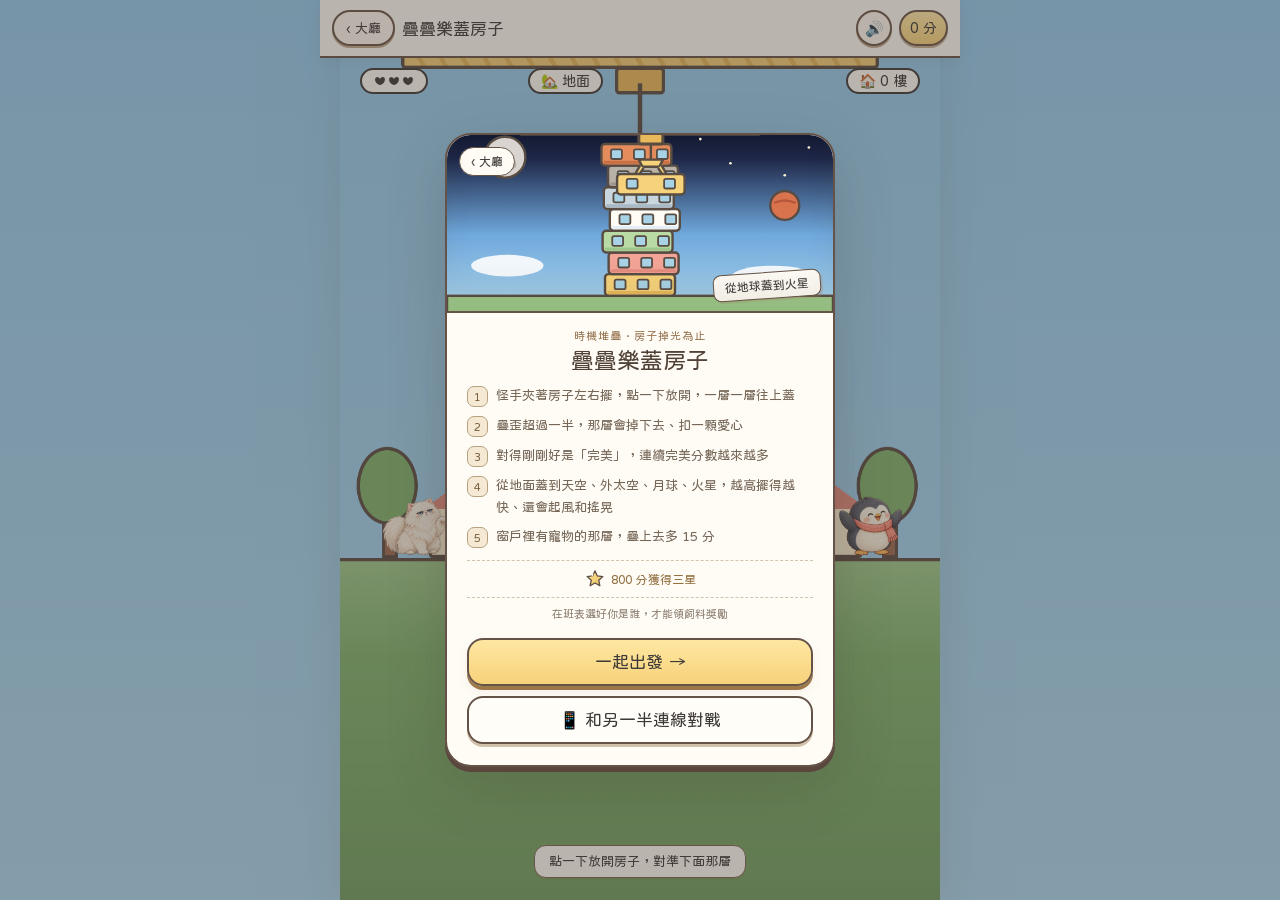
<file: games/tower.html>
<!DOCTYPE html>
<html lang="zh-TW">
<head>
<meta charset="UTF-8">
<meta name="viewport" content="width=device-width, initial-scale=1.0, maximum-scale=1.0, user-scalable=no, viewport-fit=cover">
<meta name="apple-mobile-web-app-capable" content="yes">
<meta name="theme-color" content="#BFE3F2">
<title>疊疊樂蓋房子</title>
<link rel="preconnect" href="https://fonts.googleapis.com">
<link rel="preconnect" href="https://fonts.gstatic.com" crossorigin>
<link href="https://fonts.googleapis.com/css2?family=Huninn&display=swap" rel="stylesheet">
<link rel="stylesheet" href="game.css?v=vs-20261031">
<style>
html,body{overflow:hidden;}
body{background:#BFE3F2;touch-action:none;}
/* 場景寬 1080，往上是負的 y（地面在 0）；camY 是畫面最上面的高度 */
.sky{position:fixed;inset:0;}
.stars{position:fixed;inset:0;opacity:0;pointer-events:none;background:radial-gradient(#FFF4D6 1.3px,transparent 1.7px) 0 0/48px 54px,radial-gradient(#FFF4D6 1px,transparent 1.4px) 24px 27px/66px 72px;}
/* 背景的星球：地球在下面、月球和火星越來越近 */
.orb{position:fixed;left:50%;top:0;border-radius:50%;border:6px solid #594C43;transform-origin:50% 50%;transition:transform 1.2s ease-out,opacity 1.2s;opacity:0;pointer-events:none;}
.orb.earth{width:1400px;height:1400px;margin-left:-700px;background:radial-gradient(circle at 40% 30%,#8FD0E8,#3E86C2 55%,#2D5E96);box-shadow:inset 0 0 0 40px #9CC78A55;}
.orb.moon{width:300px;height:300px;margin-left:-150px;background:radial-gradient(circle at 35% 30%,#EFEAE4,#C9C2BB 60%,#9C948E);}
.orb.moon i{position:absolute;border-radius:50%;background:#B8B2A8;border:4px solid #8F8780;}
.orb.mars{width:320px;height:320px;margin-left:-160px;background:radial-gradient(circle at 35% 30%,#F2A47E,#D9734E 55%,#A84A2E);}
.world{position:fixed;left:50%;top:0;width:1080px;transform-origin:50% 0;overflow:hidden;}
.o{position:absolute;left:0;top:0;will-change:transform;}
.ground{width:1080px;height:700px;background:linear-gradient(#9CC78A,#7FB36E 25%,#6E9A5E);border-top:6px solid #594C43;}
.slab{width:330px;height:26px;margin-left:-15px;border:6px solid #594C43;border-radius:8px;background:#C9C2BB;}
.tree{width:120px;height:200px;}
.tree::before{content:'';position:absolute;left:46px;bottom:0;width:28px;height:70px;background:#9A6B4F;border:5px solid #594C43;}
.tree::after{content:'';position:absolute;left:0;top:0;width:110px;height:140px;border-radius:50%;background:#7FB36E;border:6px solid #594C43;}
.hut{width:170px;height:150px;}
.hut::before{content:'';position:absolute;left:10px;bottom:0;width:150px;height:96px;background:#FFF4D6;border:6px solid #594C43;border-radius:6px;}
.hut::after{content:'';position:absolute;left:0;top:0;width:0;height:0;border-left:85px solid transparent;border-right:85px solid transparent;border-bottom:62px solid #E48C7E;}
.cloud{opacity:.92;pointer-events:none;}
.cloud i{position:absolute;border-radius:50%;background:#FFFFFF;}
.bird{font-size:60px;pointer-events:none;}
/* 房子：每一層 300×150，三個窗戶；不同地方長得不一樣 */
.blk{width:300px;height:150px;border:6px solid #594C43;border-radius:16px;background:var(--c,#FFF4D6);box-shadow:inset 0 -16px 0 var(--d,#E8D8B4),inset 0 8px 0 #FFFFFF66;}
.blk .w{position:absolute;top:30px;width:62px;height:58px;border:5px solid #594C43;border-radius:10px;background:#A8D3E6;overflow:hidden;}
.blk .w:nth-child(1){left:30px;}.blk .w:nth-child(2){left:113px;}.blk .w:nth-child(3){left:196px;}
.blk .w img{width:100%;height:120%;object-fit:cover;object-position:50% 10%;}
.blk.sky{--c:#F5FAFD;--d:#CFE1EA;}.blk.sky .w{background:#7FB8D2;border-radius:4px;}
.blk.space{--c:#D9DEE3;--d:#8FA3B5;}.blk.space .w{border-radius:50%;background:#2D3A5E;}
.blk.moon{--c:#C9C2BB;--d:#9C948E;border-radius:40px 40px 16px 16px;}.blk.moon .w{border-radius:50%;background:#F6D27A;}
.blk.mars{--c:#E48C5B;--d:#B5573A;border-radius:60px 60px 16px 16px;}.blk.mars .w{border-radius:50% 50% 8px 8px;background:#FFE3B5;}
.blk.pet .w.p{background:#FDF2D2;}
.blk.drop{transition:none;}
.puff{width:120px;height:50px;border-radius:50%;background:#FFFCF6CC;border:4px solid #594C43;pointer-events:none;animation:puff .5s ease-out forwards;}
@keyframes puff{to{transform:var(--t) scale(1.6);opacity:0;}}
/* 怪手：上面一條黃色鋼梁、吊繩、夾子 */
.rail{width:860px;height:44px;border:6px solid #594C43;border-radius:8px;background:repeating-linear-gradient(60deg,#F6D27A 0 26px,#E8B95A 26px 34px);}
.trolley{width:90px;height:50px;margin-left:-45px;border:6px solid #594C43;border-radius:8px;background:#E8B95A;}
.rope{position:absolute;left:0;top:0;width:1080px;height:3000px;pointer-events:none;overflow:visible;}
.claw{width:110px;height:60px;margin-left:-55px;margin-top:-50px;transform-origin:50% 0;}
.claw .bar{position:absolute;left:10px;top:0;width:90px;height:22px;border:5px solid #594C43;border-radius:6px;background:#F6D27A;}
.claw .j{position:absolute;top:16px;width:22px;height:46px;border:5px solid #594C43;border-radius:4px 4px 10px 10px;background:#F6D27A;transform-origin:50% 0;transition:transform .15s;}
.claw .j.l{left:10px;transform:rotate(12deg);}.claw .j.r{right:10px;transform:rotate(-12deg);}
.claw.open .j.l{transform:rotate(40deg);}.claw.open .j.r{transform:rotate(-40deg);}
/* 上面：愛心、樓層、在哪裡、風 */
.hud{position:fixed;left:12px;right:12px;top:calc(env(safe-area-inset-top) + 68px);z-index:21;display:flex;justify-content:space-between;align-items:center;gap:6px;max-width:560px;margin:auto;pointer-events:none;}
.hud b{font-weight:400;font-size:14px;padding:3px 11px;border:var(--lw2) solid var(--ink);border-radius:999px;background:var(--paper);white-space:nowrap;}
.hud .wind{opacity:0;transition:opacity .3s;}
.hud .wind.on{opacity:1;}
.hud .wind.gust{background:#FFD9CF;}
.banner{position:fixed;left:50%;top:36%;z-index:30;transform:translate(-50%,-50%);padding:10px 22px;border:var(--lw) solid var(--ink);border-radius:18px;background:var(--yellow);font-size:22px;white-space:nowrap;box-shadow:0 4px 0 var(--ink);pointer-events:none;animation:banner 2s ease-out forwards;}
@keyframes banner{0%{transform:translate(-50%,-50%) scale(.4);opacity:0;}15%{transform:translate(-50%,-50%) scale(1.08);opacity:1;}80%{opacity:1;}100%{transform:translate(-50%,-70%);opacity:0;}}
.tip{position:fixed;left:50%;transform:translateX(-50%);bottom:calc(env(safe-area-inset-bottom) + 22px);z-index:21;padding:6px 14px;border:var(--lw2) solid var(--ink);border-radius:999px;background:var(--paper);font-size:13px;white-space:nowrap;pointer-events:none;}
.tap{position:fixed;inset:0;z-index:10;}
.fan{width:150px;height:130px;}
.fan img{width:100%;height:100%;object-fit:contain;object-position:50% 100%;}
.fan.cheer img{animation:fanHop .5s var(--pop);}
@keyframes fanHop{40%{transform:translateY(-24px);}}
.fan .g-say{font-size:28px;padding:6px 14px;border-width:4px;border-radius:22px;}
</style>
<link rel="stylesheet" href="polish.css?v=snowlake-20261026">
</head>
<body data-game="tower">
<div class="sky" id="sky"></div>
<div class="stars" id="stars"></div>
<div class="orb earth" id="earth"></div>
<div class="orb moon" id="moon"><i style="left:22%;top:26%;width:52px;height:52px"></i><i style="left:58%;top:52%;width:70px;height:70px"></i><i style="left:30%;top:66%;width:36px;height:36px"></i></div>
<div class="orb mars" id="mars"></div>
<div class="world" id="world"><div id="decor"></div><div id="objs"></div></div>
<div class="tap" id="tap"></div>
<div class="g-bar"><button class="g-back" onclick="location.href='./'">‹ 大廳</button><div class="g-title">疊疊樂蓋房子</div><div class="g-pill hot" id="score">0 分</div></div>
<div class="hud"><b id="hearts">❤️❤️❤️</b><b id="zone">🏡 地面</b><b class="wind" id="wind">💨</b><b id="floor">🏠 0 樓</b></div>
<div class="tip" id="tip">點一下放開房子，對準下面那層</div>
<script src="sound.js?v=garden-20261102"></script>
<script src="game.js?v=garden-20261102"></script>
<script src="vs.js?v=garden-20261102"></script>
<script>
// 一層房子 300×150；一開始在地基上蓋。至少要有一半疊在下面那層上，差 14 以內算完美
var BW=300,BH=150,HEARTS=3,PERF=14,KEEP=.5;
// 蓋到哪裡：樓層、房子樣子、重力、風多大、橫幅
var ZONES=[
  {at:0,id:'town',name:'🏡 地面',g:2600,wind:0},
  {at:15,id:'sky',name:'☁️ 天空',g:2600,wind:320,banner:'☁️ 蓋到天空了！小心有風'},
  {at:35,id:'space',name:'🚀 外太空',g:2600,wind:0,banner:'🚀 衝出大氣層！整棟開始搖'},
  {at:60,id:'moon',name:'🌕 月球',g:1400,wind:200,banner:'🌕 抵達月球！重力變小了'},
  {at:85,id:'mars',name:'🔴 火星',g:2300,wind:600,banner:'🔴 抵達火星！小心沙塵暴'}
];
var TOWN=[['#FFF4D6','#E8D8B4'],['#F8D1CB','#E8ADA4'],['#D7ECCB','#B4D69F'],['#F6E2A8','#E0C67A'],['#DCEBF5','#B4CFE2']];
var $=function(id){return document.getElementById(id);};
var state='idle',s=1,viewH=1900,camY=-1500,n=0,blocks=[],hang=null,fallers=[],phase=0,t=0,hearts=HEARTS,score=0,combo=0,perfects=0,pets=0,zi=0,wind=0,windAt=0,raf=0,last=0,shake=0,nextAt=0;
// 連線對戰：限時幾秒、對方吹來的強風多大多久；vs＝這局對戰
var VS_T=90,GUST=700,GUST_MS=4000,vs=null;
// 星星：800 分三顆、300 分兩顆
function stars(x){return x>=800?3:x>=300?2:1;}

function fit(){s=Math.min(innerWidth,600)/1080;viewH=innerHeight/s;var w=$('world');w.style.height=viewH+'px';w.style.transform='translateX(-50%) scale('+s+')';}
fit();addEventListener('resize',fit);
function rnd(a,b){return a+Math.random()*(b-a);}
function el(cls,html,parent){var e=document.createElement('div');e.className='o '+cls;if(html)e.innerHTML=html;(parent||$('objs')).appendChild(e);return e;}
function tip(x){$('tip').textContent=x;}
function say(e,text,ms){var b=e.querySelector('.g-say');if(!b)return;b.textContent=text;b.classList.add('on');clearTimeout(e._t);e._t=setTimeout(function(){b.classList.remove('on');},ms||1200);}
function heartsTxt(){var h='';for(var i=0;i<HEARTS;i++)h+=i<hearts?'❤️':'🤍';$('hearts').textContent=h;}
function zoneAt(k){var z=0;ZONES.forEach(function(Z,i){if(k>=Z.at)z=i;});return z;}

// 越蓋越難：擺得越快、越大；樓越高整棟越會搖
function swing(){return Math.min(4.4,1.4+.04*n);}
function amp(){return Math.min(.8,.4+.005*n);}
function swayK(){return Math.max(0,Math.min(2.4,(n-5)*.06))*(zi===2?1.3:1);}
function sway(i,tt){return swayK()*(i+1)*Math.sin((1+n*.01)*tt);}
function pivot(){return {x:540,y:camY+150};}
function rope(){return Math.max(300,Math.min(460,viewH*.22));}
function topY(){return -n*BH;}
function topX(tt){if(!n)return 390;var b=blocks[n-1];return b.x+sway(n-1,tt);}

// 天空顏色：用樓層算（地面淺藍→天空藍→外太空深藍→火星紅）
var SKY=[[0,[191,227,242]],[14,[143,199,234]],[30,[70,110,170]],[36,[22,30,58]],[60,[10,12,26]],[82,[14,12,22]],[86,[107,46,34]],[100,[201,105,63]]];
function skyAt(k){for(var i=1;i<SKY.length;i++)if(k<SKY[i][0]){var a=SKY[i-1],b=SKY[i],f=(k-a[0])/(b[0]-a[0]);return a[1].map(function(v,j){return Math.round(v+(b[1][j]-v)*f);});}return SKY[SKY.length-1][1];}
function paintSky(){
  var k=-camY/BH,c=skyAt(k),c2=skyAt(k+6);
  $('sky').style.background='linear-gradient(rgb('+c2+'),rgb('+c+'))';
  $('stars').style.opacity=Math.max(0,Math.min(1,(k-28)/8))*(k>84?Math.max(0,1-(k-84)/6):1);
}
// 星球：用目前蓋到幾樓決定位置和大小（慢慢移過去）
function orbs(){
  var H=innerHeight,e=$('earth'),m=$('moon'),r=$('mars');
  var pe=(n-32)/30;e.style.opacity=n>=30&&n<64?1:0;e.style.transform='translateY('+(H*.82+pe*H*.9)+'px)';
  var pm=n<60?(n-45)/15:1+(n-60)/12,mY=n<60?H*(.12+pm*.5):H*(.62+(pm-1)*.9);m.style.opacity=n>=42&&n<76?1:0;m.style.transform='translateY('+mY+'px) scale('+(n<60?.3+pm*1.1:1.4)+')';
  var pr=Math.min(1.2,(n-70)/15);r.style.opacity=n>=68?1:0;r.style.transform='translateY('+H*(.1+Math.max(0,pr)*.62)+'px) scale('+(.3+Math.max(0,pr)*1.1)+')';
}
// 地面的小樹、小房子，天空的雲（固定在場景裡，跟著鏡頭捲）
function decor(){
  var d=$('decor');d.innerHTML='';
  el('ground','',d).style.transform='translate(0px,0px)';
  [[30,'tree',-200],[150,'hut',-150],[780,'hut',-150],[930,'tree',-200]].forEach(function(x){el(x[1],'',d).style.transform='translate('+x[0]+'px,'+x[2]+'px)';});
  var sl=el('slab','',d);sl.style.transform='translate(390px,-26px)';
  for(var i=0;i<26;i++){var w=rnd(180,320),c=el('cloud','<i style="left:0;top:'+w*.18+'px;width:'+w+'px;height:'+w*.42+'px"></i><i style="left:'+w*.22+'px;top:0;width:'+w*.55+'px;height:'+w*.45+'px"></i>',d);c._x=rnd(-120,1000);c._y=-rnd(9*BH,32*BH);c.style.transform='translate('+c._x+'px,'+c._y+'px)';}
}
var fans=[];
function build(){
  $('objs').innerHTML='';blocks=[];fallers=[];hang=null;
  fans=['cat','pg','dg'].map(function(k,i){var f=el('fan','<img src="'+G.petImg(k,'happy')+'" alt=""><div class="g-say"></div>');f.style.transform='translate('+[60,880,220][i]+'px,'+(i===2?-140:-130)+'px)';return f;});
  window.rail=el('rail');window.trolley=el('trolley');
  var svg=document.createElementNS('http://www.w3.org/2000/svg','svg');svg.setAttribute('class','rope');svg.innerHTML='<path id="ropeP" d="" stroke="#594C43" stroke-width="8" fill="none"/>';$('objs').appendChild(svg);
  window.claw=el('claw','<div class="bar"></div><div class="j l"></div><div class="j r"></div>');
}
// 新的一層：用現在這個地方的樣子；有時候窗戶裡住著寵物
function makeBlock(){
  var z=ZONES[zoneAt(n)],b=el('blk '+z.id,'<div class="w"></div><div class="w"></div><div class="w"></div>');
  if(z.id==='town'){var c=TOWN[Math.floor(Math.random()*TOWN.length)];b.style.setProperty('--c',c[0]);b.style.setProperty('--d',c[1]);}
  var pet=n>1&&Math.random()<.18?['cat','pg','dg'][Math.floor(Math.random()*3)]:null;
  if(pet){var w=b.querySelectorAll('.w')[1+Math.floor(Math.random()*2)-1];w.classList.add('p');w.innerHTML='<img src="'+G.petImg(pet,'happy')+'" alt="">';b.classList.add('pet');}
  return {el:b,pet:pet,x:0,y:0,vx:0,vy:0,rot:0};
}
function spawn(){hang=makeBlock();claw.classList.remove('open');}
function drop(){
  if(state!=='play'||!hang||hang.falling)return;
  var L=rope(),A=amp(),w=swing(),th=A*Math.sin(phase);
  // 放開時帶著一點擺盪的速度（打折扣，比較好控制；越高帶得越多）
  hang.vx=L*Math.cos(th)*A*Math.cos(phase)*w*Math.min(.55,.3+n*.004);hang.vy=0;hang.falling=true;hang.rot=th*30;
  claw.classList.add('open');SND.sfx('drop');
  fallers.push(hang);hang=null;
}
function land(b){
  var tx=topX(t),dx=b.x-tx,ratio=(BW-Math.abs(dx))/BW;
  if(n===0)ratio=(BW-Math.abs(b.x-390))/BW;
  if(ratio<KEEP){
    // 疊歪太多：往外面那邊翻下去
    b.topple=dx<0?-1:1;b.vx=b.topple*220;b.vy=-200;b.spin=b.topple*140;combo=0;hearts--;heartsTxt();SND.sfx('topple');
    say(fans[1],['歪掉了！','掉下去了…','差一點！'][Math.floor(Math.random()*3)],1100);tip(hearts?'疊太歪掉下去了，還剩 '+hearts+' 顆愛心':'房子掉光了…');
    if(navigator.vibrate)navigator.vibrate(120);
    if(hearts<=0)setTimeout(end,900);else nextAt=performance.now()+700;
    return;
  }
  var perfect=Math.abs(n?dx:b.x-390)<PERF,pts=10;
  if(perfect){b.x=n?tx:390;combo++;perfects++;pts+=5+5*Math.min(combo,8);SND.sfx('perfect',combo);
    // 對戰：連續完美 3 次，吹一陣強風給對方
    if(vs&&combo%3===0){vs.a++;VS.push(cur());setTimeout(function(){tip('強風吹向'+VS.opName()+'！');},500);}}
  else{combo=0;SND.sfx('thud');}
  if(b.pet){pts+=15;pets++;}
  score+=pts;b.falling=false;b.rot=0;b.vx=b.vy=0;
  // 存「沒搖晃時」的位置，之後跟著整棟一起搖
  b.x-=n?sway(n,t):0;b.y=-(n+1)*BH;blocks.push(b);n++;shake=perfect?10:6;
  var r=b.el.getBoundingClientRect();
  G.float(r.left+r.width/2,r.top,perfect?'完美！+'+pts:'+'+pts,perfect?'gold':'');
  if(b.pet)setTimeout(function(){G.float(r.left+r.width/2,r.top+40,G.petName(b.pet)+'住進來了！','gold');},250);
  var p=el('puff');p.style.setProperty('--t','translate('+(b.x+90)+'px,'+(b.y+BH-30-camY)+'px)');place(p,b.x+90,b.y+BH-30);setTimeout(function(){p.remove();},520);
  tip(perfect?(combo>=2?'連續完美 '+combo+' 次！':'完美！'):'蓋好 '+n+' 樓了');
  var nz=zoneAt(n);if(nz!==zi){zi=nz;var Z=ZONES[zi];$('zone').textContent=Z.name;var bn=G.el('<div class="banner"></div>');bn.textContent=Z.banner;document.body.appendChild(bn);setTimeout(function(){bn.remove();},2000);SND.sfx('zone');windAt=0;}
  nextAt=performance.now()+300;
}
function place(e,x,y,rot){e.style.transform='translate('+x+'px,'+(y-camY)+'px)'+(rot?' rotate('+rot+'deg)':'');}
function tick(now){
  var dt=Math.max(0,Math.min(.04,(now-last)/1000));last=now;
  if(state==='play'){
    t+=dt;phase+=swing()*dt;
    // 風：天空、月球、火星會起風，每 4～7 秒換一次方向和大小
    var Z=ZONES[zi];
    if(now>windAt){windAt=now+rnd(4000,7000);wind=Z.wind?(Math.random()<.5?-1:1)*rnd(.4,1)*Z.wind:0;var wv=$('wind');wv.classList.toggle('on',!!wind);wv.textContent='💨 '+(wind<0?'←':'→').repeat(Math.max(1,Math.round(Math.abs(wind)/160)));}
    if(!hang&&!fallers.some(function(f){return !f.topple;})&&state==='play'&&now>nextAt&&hearts>0)spawn();
    if(gustAt&&now>gustAt){gustAt=0;$('wind').classList.remove('gust');}
    // 掉下來的房子
    var ty=topY();
    fallers=fallers.filter(function(b){
      b.vy+=Z.g*dt;b.vx+=(b.topple?0:wind)*dt;b.x+=b.vx*dt;b.y+=b.vy*dt;
      if(b.topple){b.rot+=b.spin*dt;place(b.el,b.x,b.y,b.rot);if(b.y-camY>viewH+300){b.el.remove();return false;}return true;}
      b.rot*=Math.max(0,1-6*dt);
      if(b.y+BH>=ty){b.y=ty-BH;land(b);if(b.topple)return true;place(b.el,b.x,b.y);return false;}
      place(b.el,b.x,b.y,b.rot);return true;
    });
    // 鏡頭：蓋好的頂端維持在畫面 62% 的位置
    var target=topY()-viewH*.62;camY+=(target-camY)*Math.min(1,dt*5);
    if(shake>0)shake=Math.max(0,shake-40*dt);
    draw();
    if(vs){var r=VS.frame(cur());if(r)end(r==='time'?'時間到！':'贏過'+VS.opName()+'了！');}
  }
  raf=requestAnimationFrame(tick);
}
function draw(){
  var sh=shake?Math.sin(t*80)*shake:0,cy=camY;camY+=sh;
  blocks.forEach(function(b,i){if(b.y-camY<viewH+200)place(b.el,b.x+sway(i,t),b.y);});
  var p=pivot(),L=rope();
  place(rail,110,p.y-70);place(trolley,p.x,p.y-30);
  if(hang){var th=amp()*Math.sin(phase),cx=p.x+L*Math.sin(th),cyy=p.y+L*Math.cos(th);hang.x=cx-BW/2;hang.y=cyy;place(hang.el,hang.x,hang.y,-th*57*.5);place(claw,cx,cyy,-th*57*.5);$('ropeP').setAttribute('d','M'+p.x+' '+(p.y-camY)+'L'+cx+' '+(cyy-40-camY));}
  else{var th2=amp()*Math.sin(phase)*.4,cx2=p.x+L*.7*Math.sin(th2),cy2=p.y+L*.7*Math.cos(th2);place(claw,cx2,cy2);$('ropeP').setAttribute('d','M'+p.x+' '+(p.y-camY)+'L'+cx2+' '+(cy2-40-camY));}
  $('decor').style.transform='translateY('+(-camY)+'px)';
  fans.forEach(function(f,i){f.style.transform='translate('+[60,880,220][i]+'px,'+((i===2?-140:-130)-camY)+'px)';});
  camY=cy;
  paintSky();orbs();
  $('floor').textContent='🏠 '+n+' 樓';$('score').textContent=score+' 分';
}
function start(){
  state='play';n=0;t=0;phase=0;hearts=HEARTS;score=0;combo=0;perfects=0;pets=0;zi=0;wind=0;windAt=0;nextAt=0;
  camY=-viewH*.62;build();decor();heartsTxt();$('zone').textContent=ZONES[0].name;$('wind').classList.remove('on');
  tip('點一下放開房子，對準下面那層');spawn();
  fans.forEach(function(f,i){setTimeout(function(){f.classList.add('cheer');say(f,['開工囉！','蓋高高！','加油～'][i],1400);},300+i*300);});
  last=performance.now();cancelAnimationFrame(raf);raf=requestAnimationFrame(tick);
}
function end(why){
  if(state!=='play')return;state='done';
  tip((why||'房子掉光了…')+'蓋到 '+n+' 樓');
  if(vs){VS.finish(cur(),why||'房子掉光了…');return;}
  setTimeout(function(){G.finish({game:'tower',score:score,unit:'分',stars:stars(score),note:'蓋到 '+n+' 樓（'+ZONES[zi].name.slice(2)+'）、完美 '+perfects+' 次、住進 '+pets+' 隻寵物<br>每層 +10、連續完美加更多；800 分三顆星、300 分兩顆星',mount:VS.mount,again:function(){G.countdown(start);}});},600);
}
/* ── 連線對戰：各自蓋、同時開始，限時比樓層（一樣高比分數）；連續完美 3 次，吹一陣強風給對方 ── */
var gustAt=0;
// 送給對方：m＝樓層、sb＝分數、h＝愛心、a＝吹過幾次強風
function cur(){return {m:n,sb:score,h:hearts,a:vs.a};}
// 對方吹來的強風：4 秒，正在掉的房子會被吹歪
function gust(){
  var dir=Math.random()<.5?-1:1;wind=dir*GUST;gustAt=windAt=performance.now()+GUST_MS;
  var wv=$('wind');wv.classList.add('on','gust');wv.textContent='💨 '+(dir<0?'←':'→').repeat(4);
  var bn=G.el('<div class="banner"></div>');bn.textContent='💨 '+VS.opName()+'吹來一陣強風！';document.body.appendChild(bn);setTimeout(function(){bn.remove();},2000);
  SND.sfx('swish');if(navigator.vibrate)navigator.vibrate(60);
}
VS.setup({game:'tower',time:VS_T,icon:'dg',
  rules:['各自蓋、同時開始，限時 '+VS_T+' 秒，蓋得比較高的贏（一樣高比分數）','房子掉光就停在那一樓','連續完美 3 次，會吹一陣強風給對方，正在掉的房子會被吹歪'],
  begin:function(M){
    vs=M;M.a=0;M.ra=0;M.opH=HEARTS;document.body.classList.add('vs');
    state='idle';n=0;camY=-viewH*.62;build();decor();heartsTxt();draw();
  },
  start:function(){gustAt=0;start();tip('連續完美 3 次，吹強風給'+VS.opName()+'！');},
  live:function(d,M){M.opH=d.h==null?HEARTS:+d.h;while(M.ra<(+d.a||0)){M.ra++;if(state==='play')gust();}},
  bar:function(M){var hs='';for(var i=0;i<HEARTS;i++)hs+=i<M.opH?'❤️':'🤍';return '🏠 '+M.opM+' 樓 '+hs;},
  fmt:function(m){return m+' 樓';},
  solo:function(){vs=null;document.body.classList.remove('vs');G.countdown(start);}
});
// 操作：點畫面任何地方放開房子；鍵盤空白鍵也可以
$('tap').addEventListener('pointerdown',function(e){e.preventDefault();drop();});
addEventListener('keydown',function(e){if(e.code==='Space'&&!e.repeat){e.preventDefault();drop();}});
camY=-viewH*.62;build();decor();heartsTxt();draw();
G.intro({game:'tower',title:'疊疊樂蓋房子',desc:'怪手夾著房子左右擺，點一下放開，一層一層往上蓋<br>疊歪超過一半，那層會掉下去、扣一顆愛心<br>對得剛剛好是「完美」，連續完美分數越來越多<br>從地面蓋到天空、外太空、月球、火星，越高擺得越快、還會起風和搖晃<br>窗戶裡有寵物的那層，疊上去多 15 分',mount:VS.mount,start:start});
VS.auto();
document.addEventListener('visibilitychange',function(){last=performance.now();});
</script>
</body>
</html>
</file>
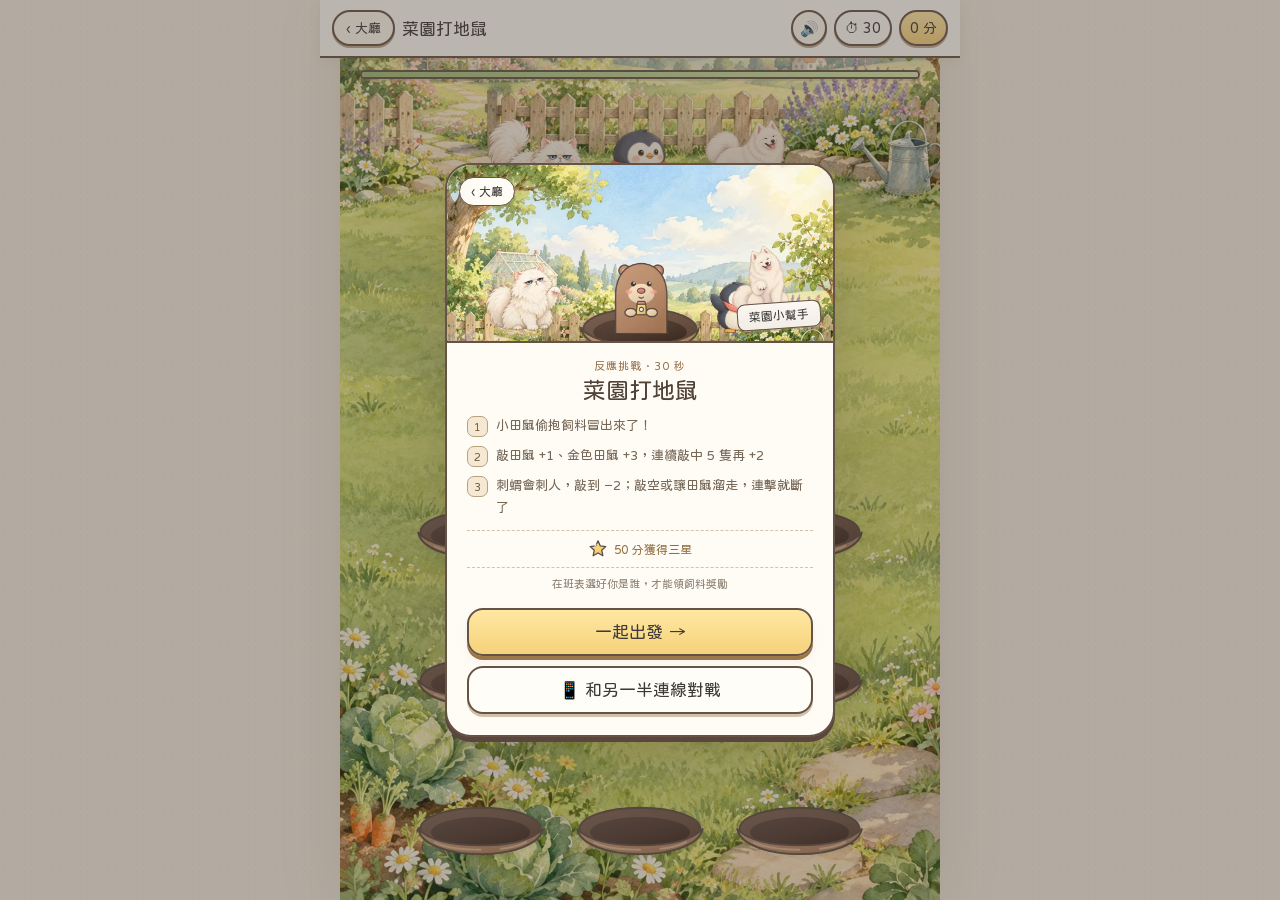
<file: games/whack.html>
<!DOCTYPE html>
<html lang="zh-TW">
<head>
<meta charset="UTF-8">
<meta name="viewport" content="width=device-width, initial-scale=1.0, maximum-scale=1.0, user-scalable=no, viewport-fit=cover">
<meta name="apple-mobile-web-app-capable" content="yes">
<meta name="theme-color" content="#D8ECF4">
<title>菜園打地鼠</title>
<link rel="preconnect" href="https://fonts.googleapis.com">
<link rel="preconnect" href="https://fonts.gstatic.com" crossorigin>
<link href="https://fonts.googleapis.com/css2?family=Huninn&display=swap" rel="stylesheet">
<link rel="stylesheet" href="game.css?v=vs-20261031">
<style>
html,body{overflow:hidden;}
body{background:#BFD9A6;touch-action:none;}
.stage{position:fixed;inset:0;background:url(../assets/games/whack/bg-painted.svg) center bottom/cover no-repeat;}
/* 三隻在籬笆前面加油 */
.fans{position:absolute;left:50%;transform:translateX(-50%);top:calc(env(safe-area-inset-top) + 114px);display:flex;align-items:flex-end;gap:4px;width:min(92vw,440px);justify-content:center;}
.fan{position:relative;height:clamp(64px,12vh,96px);}
.fan img{height:100%;width:auto;display:block;transition:transform .2s var(--pop);}
.fan.pg{height:clamp(58px,10.8vh,86px);}
.fan.cheer img{animation:fanHop .5s var(--pop);}
@keyframes fanHop{40%{transform:translateY(-14px) rotate(-4deg);}}
/* 3×3 個洞 */
.field{position:absolute;left:50%;transform:translateX(-50%);bottom:calc(env(safe-area-inset-bottom) + 3vh);width:min(94vw,460px,56vh);display:grid;grid-template-columns:repeat(3,1fr);gap:0 4%;}
.hole{position:relative;aspect-ratio:1/1.05;}
.hole .back,.hole .front{position:absolute;left:0;width:100%;bottom:6%;pointer-events:none;}
.hole .front{z-index:2;}
.hole .clip{position:absolute;left:6%;width:88%;bottom:31%;height:120%;overflow:hidden;pointer-events:none;}
.hole .who{position:absolute;left:0;bottom:0;width:100%;transform:translateY(105%);transition:transform .16s ease-out;}
.hole.up .who{transform:translateY(12%);}
.hole.hit .who{transition:transform .2s ease-in .18s;}
.hole.shake{animation:holeShake .3s;}
@keyframes holeShake{25%{transform:translateX(-6px);}75%{transform:translateX(6px);}}
.hammer{position:fixed;z-index:30;width:90px;height:90px;pointer-events:none;transform:translate(-30%,-75%) rotate(30deg);transform-origin:70% 80%;animation:hammerHit .22s ease-out forwards;}
@keyframes hammerHit{0%{transform:translate(-30%,-75%) rotate(35deg);}50%{transform:translate(-30%,-75%) rotate(-25deg);}100%{transform:translate(-30%,-75%) rotate(-15deg);opacity:0;}}
.timebar{position:fixed;left:12px;right:12px;top:calc(env(safe-area-inset-top) + 70px);height:10px;border:var(--lw2) solid var(--ink);border-radius:999px;background:var(--paper);overflow:hidden;z-index:21;}
.timebar i{display:block;height:100%;width:100%;background:var(--wakatake);transform-origin:left;}
.timebar.low i{background:var(--coral);}
/* 連擊：田鼠連續敲中會累積，每 5 下多 2 分 */
.combo{position:absolute;left:50%;bottom:calc(100% + 6px);transform:translateX(-50%);padding:3px 12px;border:var(--lw2) solid var(--ink);border-radius:999px;background:var(--yellow);font-size:15px;white-space:nowrap;opacity:0;transition:opacity .2s;pointer-events:none;}
.combo.on{opacity:1;}
.combo.bump{animation:comboBump .35s var(--pop);}
@keyframes comboBump{40%{transform:translateX(-50%) scale(1.25);}}
/* 連線對戰：對方丟來的泥巴蓋住洞（點一下擦掉），被對方搶走的田鼠縮下去 */
.vsbar{top:calc(env(safe-area-inset-top) + 88px);}
.vs .fans{top:calc(env(safe-area-inset-top) + 146px);}
.hole .mud{position:absolute;left:2%;right:2%;bottom:12%;height:74%;z-index:3;pointer-events:none;animation:mudIn .3s var(--pop);
  background:radial-gradient(circle at 30% 40%,#8A6A4F 0 30%,transparent 31%),radial-gradient(circle at 66% 34%,#7A5C43 0 27%,transparent 28%),radial-gradient(circle at 50% 66%,#8A6A4F 0 36%,transparent 37%),radial-gradient(circle at 22% 72%,#6E523C 0 17%,transparent 18%),radial-gradient(circle at 80% 70%,#6E523C 0 19%,transparent 20%);}
@keyframes mudIn{from{transform:scale(.2);opacity:0;}}
.hole.stolen .who{filter:grayscale(.6);transition:transform .25s ease-in;}
</style>
<link rel="stylesheet" href="polish.css?v=storybook-20261026">
</head>
<body data-game="whack">
<div class="stage">
  <div class="fans" id="fans"></div>
  <div class="field" id="field"><div class="combo" id="combo"></div></div>
</div>
<div class="g-bar"><button class="g-back" onclick="location.href='./'">‹ 大廳</button><div class="g-title">菜園打地鼠</div><div class="g-pill" id="time">⏱ 30</div><div class="g-pill hot" id="score">0 分</div></div>
<div class="timebar" id="tbar"><i id="tfill"></i></div>
<script src="sound.js?v=garden-20261102"></script>
<script src="game.js?v=garden-20261102"></script>
<script src="vs.js?v=garden-20261102"></script>
<script>
// 美術：之後換成畫好的圖，只要改這裡的檔名
var A='../assets/games/whack/',ART={hb:A+'hole-back.svg',hf:A+'hole-front.svg',mole:A+'mole.svg',hit:A+'mole-hit.svg',gold:A+'mole-gold.svg',hog:A+'hedgehog.svg',hammer:A+'hammer.svg'};
var TIME=30,KINDS={mole:{pts:1,img:ART.mole},gold:{pts:3,img:ART.gold},hog:{pts:-2,img:ART.hog}};
var holes=[],score=0,left=TIME,running=false,next=0,raf=0,last=0,combo=0,hitN=0,raw=0;
// 連線對戰：整局的田鼠先用同一個種子排好（plan），兩支手機冒一樣的；vs＝這局對戰
var vs=null,plan=[],pi=0;
var CHEER=['好棒！','再一隻！','敲得好！','加油～'],OUCH=['小心刺蝟！','好痛！','那是刺蝟啦'];
// 星星：50 分三顆、30 分兩顆，玩完至少一顆
function stars(s){return s>=50?3:s>=30?2:1;}

function build(){
  document.getElementById('fans').innerHTML=['cat','pg','dg'].map(function(k){return '<div class="fan '+k+'" data-k="'+k+'"><img src="'+G.petImg(k,'idle')+'" alt="'+G.petName(k)+'"><div class="g-say"></div></div>';}).join('');
  var f=document.getElementById('field');f.querySelectorAll('.hole').forEach(function(h){h.remove();});holes=[];
  for(var i=0;i<9;i++){
    var h=G.el('<button type="button" class="hole" aria-label="等待田鼠出現"><img class="back" src="'+ART.hb+'" alt=""><div class="clip"><img class="who" src="'+ART.mole+'" alt=""></div><img class="front" src="'+ART.hf+'" alt=""></button>');
    f.appendChild(h);
    var o={el:h,img:h.querySelector('.who'),kind:'',until:0,hit:false};holes.push(o);
    h.addEventListener('pointerdown',(function(o){return function(e){e.preventDefault();whack(o,e);};})(o));
    h.addEventListener('click',(function(o){return function(e){if(e.detail===0)whack(o,e);};})(o));
  }
}
function cheer(k,text,ms){
  var fan=document.querySelector('.fan[data-k="'+k+'"]');if(!fan)return;
  fan.classList.remove('cheer');void fan.offsetWidth;fan.classList.add('cheer');
  fan.querySelector('img').src=G.petImg(k,'happy');
  var s=fan.querySelector('.g-say');s.textContent=text;s.classList.add('on');
  clearTimeout(fan._t);fan._t=setTimeout(function(){s.classList.remove('on');fan.querySelector('img').src=G.petImg(k,'idle');},ms||900);
}
function pop(o,kind,ms){o.img.style.filter='';o.el.classList.remove('stolen');o.el.setAttribute('aria-label',kind==='hog'?'刺蝟，請避開':kind==='gold'?'金色田鼠，加三分':'田鼠，加一分');o.kind=kind;o.hit=false;o.img.src=KINDS[kind].img;o.until=performance.now()+ms;o.el.classList.remove('hit');o.el.classList.add('up');SND.sfx('pop');}
function down(o){o.el.classList.remove('up');o.el.setAttribute('aria-label','等待田鼠出現');o.kind='';}
function whack(o,e){
  if(!running)return;
  if(!e.clientX&&!e.clientY){var box=o.el.getBoundingClientRect();e={clientX:box.left+box.width/2,clientY:box.top+box.height/2};}
  var hm=G.el('<img class="hammer" src="'+ART.hammer+'" alt="">');hm.style.left=e.clientX+'px';hm.style.top=e.clientY+'px';document.body.appendChild(hm);setTimeout(function(){hm.remove();},240);
  // 被泥巴蓋住：這一下先把泥巴擦掉
  if(o.mud){unmud(o);SND.sfx('swish');return;}
  if(!o.kind||o.hit){SND.sfx('swish');if(!o.kind)setCombo(0);return;}
  var k=KINDS[o.kind];o.hit=true;o.el.setAttribute('aria-label','已敲中');score=Math.max(0,score+k.pts);raw=Math.max(0,raw+k.pts);
  // 對戰：記下哪一隻、第幾毫秒敲到的（兩個人都敲到同一隻，算比較快的那個）
  if(o.kind!=='hog'){hitN++;if(vs&&o.id!=null){var tm=Math.round(VS.time()*1000);vs.mine[o.id]={t:tm,p:k.pts};vs.h.push([o.id,tm]);VS.push(cur());}}
  var r=o.el.getBoundingClientRect();
  if(o.kind==='hog'){
    SND.sfx('ouch');setCombo(0);o.el.classList.add('shake');setTimeout(function(){o.el.classList.remove('shake');},300);
    G.float(r.left+r.width/2,r.top+r.height*.3,k.pts+'','bad');cheer(['cat','pg','dg'][Math.floor(Math.random()*3)],OUCH[Math.floor(Math.random()*OUCH.length)]);
    if(navigator.vibrate)navigator.vibrate(60);
  }else{
    SND.sfx(o.kind==='gold'?'gold':'bonk');o.img.src=ART.hit;if(o.kind==='gold')o.img.style.filter='sepia(1) saturate(3) hue-rotate(5deg)';
    G.float(r.left+r.width/2,r.top+r.height*.3,'+'+k.pts,o.kind==='gold'?'gold':'');
    setCombo(combo+1);
    if(combo%5===0){score+=2;raw+=2;SND.sfx('treasure');setTimeout(function(){G.float(r.left+r.width/2,r.top-10,combo+' 連擊 +2','gold');},180);}
    // 對戰：敲到金色田鼠、每 10 連擊，丟泥巴給對方
    if(vs&&(o.kind==='gold'||combo%10===0)){vs.a++;VS.push(cur());setTimeout(function(){G.float(r.left+r.width/2,r.top-50,'泥巴丟給'+VS.opName()+'！','gold');},300);}
    if(o.kind==='gold'||Math.random()<.35)cheer(['cat','pg','dg'][Math.floor(Math.random()*3)],o.kind==='gold'?'金色的！':CHEER[Math.floor(Math.random()*CHEER.length)]);
  }
  o.el.classList.add('hit');o.until=performance.now()+260;
  document.getElementById('score').textContent=score+' 分';
}
// 連擊：敲到刺蝟、敲空、讓田鼠溜走都會斷
function setCombo(n){
  var c=document.getElementById('combo'),was=combo;combo=n;
  c.textContent=n+' 連擊';c.classList.toggle('on',n>=2);
  if(n>was&&n>=2){c.classList.remove('bump');void c.offsetWidth;c.classList.add('bump');}
}
// 越後面冒得越快、待得越短，刺蝟越多，後半段會兩隻一起冒；最後 5 秒每秒嗶一聲
var lastSec=0;
function tick(t){
  var dt=Math.min(.1,(t-last)/1000);last=t;
  if(running){
    if(vs){
      // 對戰：時間照伺服器算，照排好的順序冒；對方先敲走的就不冒了
      var el=VS.time();left=TIME-el;
      while(pi<plan.length&&plan[pi].at<=el){var q=plan[pi++],o=holes[q.h];if(q.gone)continue;if(o.kind)down(o);pop(o,q.k,Math.max(120,(q.at+q.st-el)*1000));o.id=q.id;}
      holes.forEach(function(o){if(o.mud&&t>=o.mud)unmud(o);});
      var r=VS.frame(cur());if(r){left=Math.min(left,0);}
    }
    else left-=dt;
    var p=1-left/TIME,gap=820-440*p,stay=1000-450*p,hogP=.18+.14*p;
    if(!vs&&t>=next){
      for(var n=p>.45&&Math.random()<.35?2:1;n>0;n--){
        var free=holes.filter(function(o){return !o.kind;});
        if(free.length){var o=free[Math.floor(Math.random()*free.length)],r=Math.random();pop(o,r<.07?'gold':r<.07+hogP?'hog':'mole',stay*(r<.07?.72:1));}
      }
      next=t+gap*(.7+Math.random()*.6);
    }
    holes.forEach(function(o){if(o.kind&&t>=o.until){if(!o.hit&&o.kind!=='hog')setCombo(0);o.img.style.filter='';down(o);}});
    var s=Math.max(0,Math.ceil(left));document.getElementById('time').textContent='⏱ '+s;
    if(s!==lastSec){lastSec=s;if(s>0&&s<=5)SND.sfx('tick');}
    document.getElementById('tfill').style.transform='scaleX('+Math.max(0,left/TIME)+')';
    document.getElementById('tbar').classList.toggle('low',left<8);
    if(left<=0){end();return;}
  }
  raf=requestAnimationFrame(tick);
}
function start(){
  score=0;hitN=0;raw=0;left=TIME;running=true;setCombo(0);document.getElementById('score').textContent='0 分';
  holes.forEach(function(o){down(o);unmud(o);o.id=null;});
  if(vs){plan=makePlan(vs.seed);pi=0;}
  last=performance.now();next=last+400;cancelAnimationFrame(raf);raf=requestAnimationFrame(tick);
}
function end(){
  running=false;holes.forEach(function(o){down(o);unmud(o);});
  var st=stars(score);['cat','pg','dg'].forEach(function(k){cheer(k,st>=3?'太強了！':'辛苦了～',1600);});
  if(vs){VS.finish(cur(),'時間到！');return;}
  setTimeout(function(){G.finish({game:'whack',score:score,unit:'分',stars:st,note:'每 5 連擊多 2 分；50 分三顆星、30 分兩顆星',mount:VS.mount,again:function(){G.countdown(start);}});},700);
}
/* ── 連線對戰：同一批田鼠，誰先敲到算誰的（對方那邊會縮下去）；金色田鼠、每 10 連擊丟泥巴給對方 ── */
// 整局的田鼠：什麼時候、哪個洞、冒什麼、待多久（跟一個人玩的節奏一樣，用種子排好）
function makePlan(seed){
  var R=VS.seeded(seed),list=[],busy=[0,0,0,0,0,0,0,0,0],tm=.4;
  while(tm<TIME){
    var p=tm/TIME,gap=.82-.44*p,stay=1-.45*p,hogP=.18+.14*p;
    for(var n=p>.45&&R()<.35?2:1;n>0;n--){
      var free=[];for(var i=0;i<9;i++)if(busy[i]<=tm)free.push(i);
      if(!free.length)continue;
      var h=free[Math.floor(R()*free.length)],r=R(),k=r<.07?'gold':r<.07+hogP?'hog':'mole',st=stay*(r<.07?.72:1);
      busy[h]=tm+st+.12;list.push({id:list.length,at:tm,h:h,k:k,st:st});
    }
    tm+=gap*(.7+R()*.6);
  }
  return list;
}
// 送給對方：m＝分數、sb＝敲到幾隻（同分比這個）、r／hn＝還沒扣掉「對方比較快」的分數和隻數、h＝敲到哪幾隻和時間、a＝丟過幾次泥巴
function cur(){return {m:score,sb:hitN,r:raw,hn:vs.h.length,h:vs.h,a:vs.a};}
// 最後對齊：兩邊都敲到的那隻算比較快的人；兩支手機用一樣的資料算，結果一定一樣
function settle(M){
  var d=M.last||{},mine={},their={},ml=0,mn=0,ol=0,on=0;
  vs.h.forEach(function(x){mine[x[0]]=x[1];});(d.h||[]).forEach(function(x){their[x[0]]=x[1];});
  Object.keys(mine).forEach(function(id){if(their[id]==null||!plan[id])return;var p=KINDS[plan[id].k].pts;if(their[id]<mine[id]){ml+=p;mn++;}else if(mine[id]<their[id]){ol+=p;on++;}});
  M.myM=score=Math.max(0,raw-ml);M.myS=vs.h.length-mn;M.opM=Math.max(0,(+d.r||0)-ol);M.opS=(+d.hn||0)-on;
  document.getElementById('score').textContent=score+' 分';
}
function mud(o){if(o.mud)return;o.mud=performance.now()+3000;var m=document.createElement('div');m.className='mud';o.el.appendChild(m);}
function unmud(o){o.mud=0;var m=o.el.querySelector('.mud');if(m)m.remove();}
VS.setup({game:'whack',time:TIME,icon:'cat',clock:false,
  rules:['同一批田鼠、同時開始，'+TIME+' 秒比分數','誰先敲到算誰的，對方那邊的田鼠會縮下去','敲到金色田鼠、每 10 連擊，會丟泥巴蓋住對方 3 個洞（點一下擦掉）'],
  begin:function(M){vs=M;document.body.classList.add('vs');M.h=[];M.mine={};M.a=0;M.ra=0;M.got={};running=false;holes.forEach(function(o){down(o);unmud(o);});document.getElementById('score').textContent='0 分';setCombo(0);},
  start:function(){start();},
  live:function(d,M){
    // 對方敲走的：還沒冒的就不冒，正在冒的縮下去；我也敲到了但對方比較快，我的分數扣回來
    (d.h||[]).forEach(function(x){
      var id=x[0],to=x[1];if(M.got[id]!=null)return;M.got[id]=to;var q=plan[id];if(!q)return;q.gone=1;
      var o=holes[q.h],m=M.mine[id];
      if(m){if(to<m.t){score=Math.max(0,score-m.p);hitN--;document.getElementById('score').textContent=score+' 分';var b=o.el.getBoundingClientRect();G.float(b.left+b.width/2,b.top,VS.opName()+'比較快 −'+m.p,'bad');}return;}
      if(running&&o.id===id&&o.kind&&!o.hit){o.hit=true;o.el.classList.add('stolen');var r=o.el.getBoundingClientRect();G.float(r.left+r.width/2,r.top+r.height*.3,VS.opName()+'搶走了','bad');o.until=performance.now()+200;setTimeout(function(){o.el.classList.remove('stolen');},400);}
    });
    // 對方丟來的泥巴：隨便蓋住 3 個洞
    while(M.ra<(+d.a||0)){M.ra++;if(!running)continue;var free=holes.filter(function(o){return !o.mud;});for(var i=0;i<3&&free.length;i++)mud(free.splice(Math.floor(Math.random()*free.length),1)[0]);SND.sfx('plop');cheer('pg',VS.opName()+'丟泥巴過來了！',1200);if(navigator.vibrate)navigator.vibrate(60);}
  },
  settle:settle,
  bar:function(M){return M.opM+' 分';},
  fmt:function(m){return m+' 分';},
  solo:function(){vs=null;document.body.classList.remove('vs');G.countdown(start);}
});
build();
G.preload(Object.keys(ART).map(function(k){return ART[k];}),function(){
  G.intro({game:'whack',title:'菜園打地鼠',desc:'小田鼠偷抱飼料冒出來了！<br>敲田鼠 +1、金色田鼠 +3，連續敲中 5 隻再 +2<br>刺蝟會刺人，敲到 −2；敲空或讓田鼠溜走，連擊就斷了',mount:VS.mount,start:start});
  VS.auto();
});
// 切到背景就暫停（requestAnimationFrame 停下來，時間不會一直少）
document.addEventListener('visibilitychange',function(){last=performance.now();});
</script>
</body>
</html>
</file>
<file: games/game.css>
/* 小遊戲共用：跟班表同一套繪本風（和紙白、墨灰粗線、大圓角） */
:root{
  --paper:#FFFCF6;--paper2:#F5EEE2;--ink:#3E3A39;--press:#F1E8D8;
  --coral:#F2A497;--yellow:#F6D27A;--mizu:#A8D3E6;--wakatake:#B9DAA5;
  --t:#3E3A39;--t2:#6E6866;--t3:#A39C98;
  --syue:#B9DAA5;--ling:#F2A497;--ribbon-bg:#FDF2D2;--ribbon-t:#86610E;
  --lw:3px;--lw2:2px;--pop:cubic-bezier(.34,1.56,.64,1);
}
*,*::before,*::after{box-sizing:border-box;margin:0;padding:0;-webkit-tap-highlight-color:transparent;}
html,body{height:100%;}
body{background:var(--paper);font-family:'Huninn',-apple-system,'PingFang TC',sans-serif;font-weight:400;font-synthesis:none;color:var(--t);touch-action:manipulation;overscroll-behavior:none;-webkit-user-select:none;user-select:none;}
button{font-family:inherit;font-weight:400;color:inherit;cursor:pointer;}
img{-webkit-user-drag:none;user-select:none;}

/* 上方工具列：返回、標題、分數或時間。實心底＋下框線（跟班表標題列一樣），iOS 狀態列下面才不會變霧霧的 */
.g-bar{position:fixed;left:0;right:0;top:0;z-index:20;display:flex;align-items:center;gap:8px;padding:calc(env(safe-area-inset-top) + 10px) 12px 10px;background:var(--paper);border-bottom:var(--lw) solid var(--ink);}
.g-back{flex-shrink:0;height:38px;padding:0 14px;border:var(--lw2) solid var(--ink);border-radius:999px;background:var(--paper);font-size:14px;box-shadow:0 3px 0 var(--ink);}
.g-back:active{transform:translateY(3px);box-shadow:none;}
.g-title{flex:1;min-width:0;font-size:18px;white-space:nowrap;overflow:hidden;text-overflow:ellipsis;}
.g-pill{flex-shrink:0;min-width:58px;height:38px;padding:0 12px;display:flex;align-items:center;justify-content:center;gap:4px;border:var(--lw2) solid var(--ink);border-radius:999px;background:var(--paper);font-size:15px;box-shadow:0 3px 0 var(--ink);}
.g-pill.hot{background:var(--yellow);}
.g-snd{flex-shrink:0;width:38px;height:38px;padding:0;display:inline-flex;align-items:center;justify-content:center;border:var(--lw2) solid var(--ink);border-radius:50%;background:var(--paper);font-size:16px;line-height:1;box-shadow:0 3px 0 var(--ink);}
.g-snd:active{transform:translateY(3px);box-shadow:none;}
.g-snd.off{background:var(--paper2);}

.g-btn{display:inline-flex;align-items:center;justify-content:center;gap:6px;height:48px;padding:0 22px;border:var(--lw) solid var(--ink);border-radius:999px;background:var(--yellow);font-size:17px;box-shadow:0 4px 0 var(--ink);}
.g-btn:active{transform:translateY(4px);box-shadow:none;}
.g-btn.ghost{background:var(--paper);}

/* 開始前／結算的卡片 */
.g-ov{position:fixed;inset:0;z-index:50;display:flex;align-items:center;justify-content:center;padding:20px;background:rgba(62,58,57,.28);animation:gFade .25s;}
@keyframes gFade{from{opacity:0;}}
.g-card{width:100%;max-width:360px;padding:22px 18px 18px;border:var(--lw) solid var(--ink);border-radius:26px;background:var(--paper);box-shadow:0 5px 0 var(--ink);text-align:center;animation:gPop .4s var(--pop);}
@keyframes gPop{from{opacity:0;transform:scale(.8) translateY(20px);}}
.g-card h2{font-size:22px;font-weight:400;margin-bottom:6px;}
.g-card p{font-size:14px;color:var(--t2);line-height:1.7;}
.g-card .g-btns{display:flex;flex-direction:column;gap:12px;margin-top:18px;align-items:stretch;}
.g-pets{display:flex;justify-content:center;align-items:flex-end;gap:2px;margin:6px 0 4px;height:86px;}
.g-pets img{height:100%;width:auto;}
.g-pets img.pg{height:88%;}
.g-stars{display:flex;justify-content:center;gap:8px;margin:8px 0 4px;}
.g-star{width:46px;height:46px;opacity:.25;filter:grayscale(1);transform:scale(.8);}
.g-star.on{opacity:1;filter:none;animation:gStar .5s var(--pop) both;}
.g-star.on:nth-child(2){animation-delay:.18s;}.g-star.on:nth-child(3){animation-delay:.36s;}
@keyframes gStar{from{transform:scale(.2) rotate(-40deg);opacity:0;}to{transform:scale(1);opacity:1;}}
.g-score{font-size:40px;line-height:1.1;margin:4px 0;}
.g-reward{display:flex;align-items:center;justify-content:center;gap:8px;margin:10px auto 0;padding:10px 14px;border:var(--lw2) solid var(--ink);border-radius:16px;background:var(--ribbon-bg);font-size:15px;max-width:280px;}
.g-reward img{width:34px;height:34px;}
.g-reward.none{background:var(--paper2);color:var(--t2);}
.g-small{font-size:12px;color:var(--t3);margin-top:8px;}

/* 倒數 3、2、1 */
.g-count{position:fixed;inset:0;z-index:40;display:flex;align-items:center;justify-content:center;pointer-events:none;font-size:110px;color:var(--paper);-webkit-text-stroke:4px var(--ink);text-shadow:0 6px 0 var(--ink);}
.g-count span{animation:gCount .8s var(--pop) both;}
@keyframes gCount{from{transform:scale(2.2);opacity:0;}40%{transform:scale(1);opacity:1;}to{transform:scale(.9);opacity:0;}}

/* 浮起來的字（+1、好棒） */
.g-float{position:fixed;z-index:30;pointer-events:none;font-size:26px;color:var(--paper);-webkit-text-stroke:2px var(--ink);transform:translate(-50%,-50%);animation:gFloat .9s ease-out forwards;white-space:nowrap;}
.g-float.bad{color:var(--coral);}
.g-float.gold{color:var(--yellow);}
@keyframes gFloat{0%{opacity:0;transform:translate(-50%,-30%) scale(.6);}20%{opacity:1;transform:translate(-50%,-70%) scale(1.15);}100%{opacity:0;transform:translate(-50%,-180%) scale(1);}}

/* 寵物的對話泡泡 */
.g-say{position:absolute;left:50%;bottom:100%;transform:translate(-50%,-4px);padding:4px 10px;border:var(--lw2) solid var(--ink);border-radius:14px;background:var(--paper);font-size:13px;white-space:nowrap;opacity:0;transition:opacity .2s;pointer-events:none;}
.g-say.on{opacity:1;}

@media (prefers-reduced-motion:reduce){*,*::before,*::after{animation-duration:.01ms!important;transition-duration:.01ms!important;}}

/* 排行榜 */
.g-rank{display:flex;flex-direction:column;align-items:center;gap:2px;font-size:14px;color:var(--t2);margin-bottom:4px;}
.g-rank b{font-weight:400;color:var(--ribbon-t);font-size:16px;}
.g-board{list-style:none;display:flex;flex-direction:column;gap:6px;text-align:left;}
.g-board li{display:grid;grid-template-columns:34px 30px 1fr auto;align-items:center;gap:6px;padding:7px 12px;border:var(--lw2) solid var(--ink);border-radius:14px;background:var(--paper);font-size:14px;}
.g-board li.syue{background:#EEF6E8;}.g-board li.ling{background:#FDEEEA;}
.g-board .g-rk{font-size:18px;text-align:center;}
.g-board .g-who{width:28px;height:28px;border-radius:50%;border:var(--lw2) solid var(--ink);display:flex;align-items:center;justify-content:center;font-size:13px;background:var(--paper);}
.g-board li.syue .g-who{background:var(--syue);}.g-board li.ling .g-who{background:var(--ling);}
.g-board .g-d{font-size:12px;color:var(--t3);}
.g-board b{font-weight:400;font-size:16px;}
.g-empty{padding:18px 10px;font-size:14px;color:var(--t3);text-align:center;}
/* 連線對戰（vs.js）：開始卡片的按鈕和邀請、房間、上面那排對手狀態、結果 */
.vsbar{position:fixed;left:12px;right:12px;top:calc(env(safe-area-inset-top) + 102px);z-index:21;display:flex;justify-content:center;gap:6px;pointer-events:none;}
.vsbar[hidden]{display:none;}
.vsbar b.clk{background:var(--paper);}
.vsbar b{font-weight:400;font-size:13px;padding:2px 12px;border:var(--lw2) solid var(--ink);border-radius:999px;background:#FDEEEA;}
.vsbar b.syue{background:#EEF6E8;}
.vsbar b.lead{background:var(--yellow);}
.g-result-actions [data-vs]{grid-column:1/-1;}
.vs-inv{display:block;width:100%;margin:0 0 12px;padding:9px 10px;border:2px solid #665347;border-radius:14px;background:linear-gradient(#FFE3DA,#F7B9A9);font-size:14px;color:#5A3A30;box-shadow:0 3px 0 #B5765F;animation:vsHot 1s ease-in-out infinite alternate;}
.vs-inv[hidden]{display:none;}
.g-btn.hot{background:linear-gradient(#FFD9CF,#F2A497);animation:vsHot 1s ease-in-out infinite alternate;}
@keyframes vsHot{to{transform:scale(1.03);}}
.vs-row{display:flex;align-items:center;justify-content:center;gap:10px;margin:6px 0 10px;}
.vs-slot{position:relative;display:flex;flex-direction:column;align-items:center;width:112px;padding:8px 6px;border:var(--lw2) solid var(--ink);border-radius:18px;background:var(--paper);font-size:13px;}
.vs-slot.syue{background:#EEF6E8;}.vs-slot.ling{background:#FDEEEA;}
.vs-slot img{width:72px;height:60px;object-fit:contain;}
.vs-slot b{font-weight:400;font-size:16px;}
.vs-slot span{font-size:12px;color:var(--t2);}
.vs-slot.away{border-style:dashed;background:var(--paper2);}
.vs-slot.away img{filter:grayscale(1);opacity:.45;}
.vs-slot .crown{position:absolute;top:-18px;font-size:24px;}
.vs-x{font-size:20px;color:var(--t2);}
.vs-tally{display:inline-block;margin-top:6px;padding:3px 12px;border:1.5px solid var(--ink);border-radius:999px;background:var(--yellow);font-size:13px;}
.vs-warn{margin-top:8px;padding:6px 10px;border:1.5px dashed var(--coral);border-radius:12px;font-size:12px;color:#B5533A;}
.g-card .g-rules.vs-rules{text-align:left;}
</file>
<file: games/polish.css>
/* Shared picture-book finish: opaque paper HUD, postcard scenes and tactile controls. */
body{--soft-shadow:0 4px 0 #BFA98D,0 10px 28px #493C2914;background-color:#F4EDE0;}
body::before{content:'';position:fixed;inset:0;pointer-events:none;background:radial-gradient(#B89D7920 .7px,transparent .8px) 0 0/7px 7px;}
button{touch-action:manipulation;}
button:focus-visible{outline:3px solid #367C9C;outline-offset:4px;}
.g-bar{max-width:640px;margin:auto;background:#FFFCF6;border-bottom:2px solid #665347;gap:7px;padding-inline:12px;box-shadow:0 3px 12px #493C2910;}
.g-title{font-size:17px;}
.g-back{height:36px;padding:0 12px;font-size:13px;border-color:#685548;box-shadow:0 2px 0 #BFA98D;background:#FFF9EF;}
.g-snd{width:36px;height:36px;border-color:#685548;box-shadow:0 2px 0 #BFA98D;background:#FFF9EF;font-size:15px;}
.g-snd.off{background:#EFE6D6;}
.g-pill{min-width:48px;height:36px;padding:0 9px;font-size:14px;border-color:#685548;box-shadow:0 2px 0 #C4AF91;}
.g-pill.hot{background:linear-gradient(#FFE8A8,#F6D27A);}
.g-btn{border:2px solid #665347;border-radius:16px;background:linear-gradient(#FFE7A2,#F6D27A);box-shadow:0 4px 0 #9C7748,0 6px 12px #79613F15;transition:transform .12s,box-shadow .12s;}
.g-btn.ghost{background:#FFFDF7;box-shadow:0 3px 0 #D2C1AA;}
.g-btn:hover{filter:brightness(1.035);}
.g-btn:active{transform:translateY(3px);box-shadow:0 1px 0 #9C7748;}
.g-ov{padding:16px;background:#493F3A60;}
.g-card{max-width:390px;max-height:calc(100dvh - 32px);overflow-y:auto;overscroll-behavior:contain;scrollbar-width:thin;border:2px solid #665347;box-shadow:0 5px 0 #5A463C,0 18px 60px #30251C30;}
.g-intro{padding:0;overflow-x:hidden;border-radius:26px;}
.g-cover{position:relative;height:178px;border-bottom:2px solid #665347;background:var(--scene);overflow:hidden;}
.g-cover>img{width:100%;height:100%;object-fit:cover;display:block;}
.g-cover::after{content:'';position:absolute;inset:0;box-shadow:inset 0 -28px 30px #46331C14;pointer-events:none;}
.g-cover-back{position:absolute;left:12px;top:12px;padding:7px 11px;background:#FFFCF6;border:1.5px solid #665347;border-radius:999px;font-size:12px;}
.g-cover-stamp{position:absolute;right:12px;bottom:12px;padding:6px 11px;border:1.5px solid #665347;border-radius:8px;background:#FFFCF6;transform:rotate(-4deg);font-size:12px;box-shadow:2px 2px 0 #AB8C6840;}
.g-card-body{padding:17px 20px 21px;}
.g-eyebrow{font-size:11px;letter-spacing:1px;color:#96714D;margin-bottom:5px;}
.g-card h2{font-size:23px;color:#514238;margin-bottom:12px;}
.g-rules{counter-reset:rule;list-style:none;display:flex;flex-direction:column;gap:8px;text-align:left;margin:8px 0 12px;}
.g-rules li{counter-increment:rule;display:flex;align-items:flex-start;gap:8px;line-height:1.65;font-size:13px;color:#756656;}
.g-rules li::before{content:counter(rule);display:inline-flex;align-items:center;justify-content:center;flex-shrink:0;width:21px;height:21px;border:1px solid #B6A181;border-radius:7px;background:#F5E9D4;color:#796142;font-size:11px;margin-top:1px;}
.g-goal{display:flex;align-items:center;justify-content:center;gap:6px;padding:8px;border-top:1px dashed #D2C3AD;border-bottom:1px dashed #D2C3AD;color:#927040;font-size:12px;}
.g-goal img{width:20px;height:20px;}
.g-card .g-btns{margin-top:14px;gap:10px;}
.g-card .g-small{font-size:11px;line-height:1.6;color:#8D8072;}
.g-result{position:relative;padding-top:0;}
.g-result-ribbon{margin:0 -18px 12px;padding:10px 8px;background:#F1E4CD;border-bottom:1px dashed #C5AA83;color:#93734A;font-size:11px;letter-spacing:1px;}
.g-result .g-pets{height:72px;}
.g-result h2{margin:8px 0 2px;font-size:22px;}
.g-result .g-stars{gap:10px;margin:4px 0 0;}
.g-result .g-star{width:36px;height:36px;}
.g-result .g-score{display:inline-block;position:relative;font-size:50px;color:#725333;margin:7px 0 10px;line-height:1;}
.g-result .g-score::after{content:'';position:absolute;bottom:-3px;left:-10%;width:120%;height:13px;border-radius:50%;background:#F6D27A45;z-index:-1;}
.g-result p{font-size:12px;}
.g-result .g-reward{font-size:14px;background:#F8EBCB;border:1px solid #BEA57A;box-shadow:0 2px 0 #E8D5AE;}
.g-result-actions{display:grid!important;grid-template-columns:1fr 1fr;}
.g-result-actions [data-again]{grid-column:1/-1;}
.g-result-actions .g-btn{padding:0 9px;font-size:14px;height:42px;}
.g-float{font-size:23px;-webkit-text-stroke:0;text-shadow:-1px -1px 0 #665347,1px -1px 0 #665347,-1px 1px 0 #665347,1px 1px 0 #665347,0 2px 0 #665347;}
.g-hit-spark{position:fixed;z-index:29;pointer-events:none;}
.g-hit-spark i{position:absolute;width:5px;height:9px;background:#F6D27A;border:1px solid #9D783E;border-radius:3px;--angle:0deg;transform:rotate(var(--angle));animation:rewardSpark .6s ease-out both;}
.g-hit-spark i:nth-child(2){--angle:60deg;background:#B9DAA5;}.g-hit-spark i:nth-child(3){--angle:120deg;}.g-hit-spark i:nth-child(4){--angle:180deg;background:#F2A497;}.g-hit-spark i:nth-child(5){--angle:240deg;}.g-hit-spark i:nth-child(6){--angle:300deg;background:#A8D3E6;}
@keyframes rewardSpark{from{transform:rotate(var(--angle)) translateY(-6px);opacity:1;}to{transform:rotate(var(--angle)) translateY(-42px) scale(.2);opacity:0;}}
.g-say{border:1.5px solid #665347;box-shadow:0 2px 0 #59452E20;background:#FFFCF6;max-width:250px;}
.g-say::after{content:'';position:absolute;bottom:-5px;left:calc(50% - 4px);width:8px;height:8px;background:inherit;border-right:1.5px solid #665347;border-bottom:1.5px solid #665347;transform:rotate(45deg);}
.stage{left:50%;right:auto;width:min(100%,600px);transform:translateX(-50%);box-shadow:0 0 60px #59452E24;}
.world{box-shadow:0 0 70px #59452E20;}
.timebar,.route{max-width:560px;margin:auto;border-color:#665347;box-shadow:0 2px 0 #B7A38350;height:9px;}
.timebar i{background:linear-gradient(90deg,#9EBC78,#D8E9AE);}
.timebar.low i{background:linear-gradient(90deg,#DE8C7A,#F4B79B);}
.tip{font-size:13px;line-height:1.5;border:1.5px solid #796352;border-radius:12px;background:#FFFCF6;box-shadow:0 2px 0 #80674D25;max-width:calc(100vw - 32px);white-space:normal;text-align:center;}
.ctrl{gap:10px;}
.act{height:58px;max-width:250px;font-size:20px;}
.panel{border:1.5px solid #806957;background:#FFFCF6;border-radius:17px;box-shadow:0 3px 0 #9B7B52;}
.heat{border-color:#806957;background:linear-gradient(90deg,#D5E8EE 0 48%,#BED6A1 48% 72%,#EBD18A 72% 80%,#E7AC93 80%);height:18px;}
.needle{border-color:#735C4B;width:7px;box-shadow:0 1px 3px #493F3A40;}
.roast .bar,.prog{border-color:#8B765D;}
.track{border:2px solid #806957;background:linear-gradient(#A3D5DF,#DFEDF0);border-radius:15px;box-shadow:inset 0 3px 0 #6D9EAA30;}
.zone{border-color:#80975C;background:#CCDFA9DD;}
.zone.in{background:#F6D27ADD;}
.prog{height:12px;box-shadow:0 2px 0 #49687025;}
.catch img{filter:drop-shadow(0 5px 6px #2C596C30);}
.hole{border:0;background:none;padding:0;cursor:pointer;}
.hole:focus-visible{outline-offset:-4px;border-radius:50%;}
.hole .back{filter:drop-shadow(0 3px 3px #5A43232A);}
.hole.up .who{filter:drop-shadow(0 1px 2px #5A432320);}
.field{isolation:isolate;}
body[data-game="spring"] .field{padding:8px;border:1.5px solid #96B0BC;border-radius:22px;background:#E1EDF09C;box-shadow:0 4px 0 #8EAAB96B,inset 0 0 0 4px #FFFCF6AA;gap:4px;}
.tile{transition:filter .12s,transform .12s;}
.tile:active{transform:scale(.91);}
.tile .t{font-size:11px;line-height:17px;border:1px solid #6C6C69;padding-inline:4px;}
.shovels{border:1.5px solid #7E8D91;box-shadow:0 2px 0 #AFC0C6;background:#FFFDF8;}
.bath .bt{border:1.5px solid #796957;border-radius:12px;box-shadow:0 3px 0 #BAA58C;}
/* Lobby: illustrated destinations, each with its own postcard. */
body[data-game="lobby"]{height:auto;min-height:100%;background:#F8F2E7;}
.lb{max-width:900px;padding-top:calc(env(safe-area-inset-top) + 82px);}
.lb-hero{padding:22px 16px 14px;border:1.5px solid #8A7157;border-radius:25px;background:radial-gradient(ellipse at 15% 10%,#E6EED6,transparent 45%),radial-gradient(ellipse at 90% 100%,#D9E9EF,transparent 58%),#FCF0D7;box-shadow:0 4px 0 #D2BFA3;}
.lb-hero::before{content:'';position:absolute;inset:8px;border:1px dashed #BBA88B;border-radius:18px;pointer-events:none;}
.lb-eyebrow{font-size:11px;letter-spacing:2px;color:#9A7C58;margin-bottom:8px;}
.lb-hero h1{font-size:25px;color:#5C4938;}
.lb-hero p{font-size:12px;color:#8C775E;}
.lb-hero .g-pets{height:98px;margin:12px 0 0;gap:6px;}
.lb-who{font-size:12px;margin-top:9px;}
.lb-who b,.lb-who button{border:1px solid #9D825F;background:#FFF9E9;height:30px;font-size:12px;padding:5px 13px;}
.lb-h{font-size:16px;color:#68553E;margin:22px 3px 11px;gap:10px;}
.lb-h small{display:block;margin-top:4px;}
.lb-rankbtn{border:1.5px solid #9A7A50;box-shadow:0 2px 0 #D2BC99;background:#F8E6B7;height:35px;font-size:12px;white-space:nowrap;}
.lb-list{display:grid;grid-template-columns:repeat(2,minmax(0,1fr));gap:17px;}
.lb-game{display:flex;flex-direction:column;align-items:stretch;gap:0;padding:0;overflow:hidden;border:1.5px solid #8C775F;border-radius:21px;background:#FFFCF6;box-shadow:0 4px 0 #C8B396,0 8px 12px #5B493D09;transition:transform .15s,box-shadow .15s;}
.lb-game:hover{transform:translateY(-2px);box-shadow:0 6px 0 #C8B396,0 10px 18px #5B493D14;}
.lb-game:active{transform:translateY(3px);box-shadow:0 1px 0 #C8B396;}
.lb-cover{display:block;position:relative;height:155px;overflow:hidden;background:var(--scene);border-bottom:1px solid #BBA88B;}
.lb-cover>img{display:block;width:100%;height:100%;object-fit:cover;}
.lb-number{position:absolute;left:12px;top:12px;display:flex;align-items:center;justify-content:center;width:29px;height:29px;border:1px solid #9B815F;border-radius:50%;background:#FFFCF6;font-size:12px;color:#8C6E48;}
.lb-cover-label{position:absolute;right:12px;bottom:11px;transform:rotate(-3deg);font-size:11px;color:#765B3D;background:#FFFCF6;padding:5px 9px;border:1px solid #9B815F;border-radius:5px;}
.lb-copy{display:block;padding:14px 16px 13px;}
.lb-game-meta{display:block;font-size:10px;letter-spacing:1px;color:#A18560;margin-bottom:4px;}
.lb-name{display:block;font-size:19px;color:#5C4737;}
.lb-desc{display:block;font-size:12px;line-height:1.6;color:#91806C;margin-top:5px;}
.lb-best{display:flex;margin-top:10px;gap:6px;}
.lb-best span{font-size:11px;border:1px solid #D1C2AD;padding:3px 8px;background:#F7F0E5;}
.lb-best span.syue{background:#EFF3E5;}.lb-best span.ling{background:#F9EBE3;}.lb-best span.top{background:#FAE8B6;}
.lb-card-footer{display:flex;align-items:center;justify-content:space-between;gap:8px;margin-top:12px;padding-top:10px;border-top:1px dashed #D5C8B7;}
.lb-tag{padding:0;border:0;background:none;font-size:10px;color:#9C8260;white-space:normal;}
.lb-tag.done{background:none;color:#ADA295;}
.lb-go{font-size:12px;display:flex;gap:14px;align-items:center;color:#785B36;white-space:nowrap;}
.lb-go>span{display:inline-flex;align-items:center;justify-content:center;width:27px;height:27px;border:1px solid #B69A71;background:#FBECC5;border-radius:9px;font-size:17px;}
.lb-note{color:#A49178;font-size:11px;line-height:1.8;margin-top:22px;}
.rk-tabs{grid-template-columns:repeat(5,minmax(0,1fr));gap:4px;}
.rk-tabs button{height:52px;border:1px solid #B69D7B;border-radius:11px;font-size:11px;line-height:1.5;background:#F8F1E5;padding:3px;}
.rk-tabs button.on{background:#F9E3AF;border-color:#84663C;}
.rk-vs{gap:7px;font-size:12px;}
.rk-vs span{padding:6px 10px;border:1px solid #BAA584;}
.g-board li{border:1px solid #C6B79F;padding:8px 10px;font-size:12px;border-radius:11px;}
.g-board b{font-size:14px;}
@media(max-width:620px){.lb{max-width:470px;padding-inline:15px;}.lb-list{grid-template-columns:1fr;gap:16px;}.lb-game{display:grid;grid-template-columns:120px minmax(0,1fr);border-radius:19px;}.lb-cover{height:100%;min-height:190px;border-bottom:0;border-right:1px solid #BBA88B;}.lb-cover>img{object-position:center;}.lb-number{top:10px;left:10px;width:25px;height:25px;font-size:11px;}.lb-cover-label{bottom:10px;right:6px;left:6px;text-align:center;font-size:9px;padding:5px 3px;}.lb-copy{padding:13px 12px 12px;}.lb-name{font-size:18px;}.lb-desc{font-size:11px;}.lb-best span{padding:2px 6px;font-size:10px;}.lb-go{gap:7px;font-size:11px;}.lb-tag{font-size:9px;}.lb-card-footer{gap:4px;margin-top:10px;padding-top:8px;}}
@media(max-width:360px){.g-bar{gap:5px;padding-inline:9px;}.g-title{font-size:14px;}.g-back{padding-inline:9px;font-size:12px;}.g-pill{padding-inline:7px;min-width:42px;font-size:12px;}.lb{padding-inline:12px;}.lb-game{grid-template-columns:92px minmax(0,1fr);}.lb-hero h1{font-size:22px;}.lb-name{font-size:17px;}.g-card-body{padding:13px 16px 17px;}.g-cover{height:142px;}.g-rules{gap:5px;}.g-rules li{font-size:12px;}.g-card h2{font-size:21px;margin-bottom:8px;}.g-goal{padding:6px;}.g-card .g-btns{margin-top:10px;}.g-result .g-pets{height:58px;}.g-result .g-score{font-size:42px;}.g-result .g-star{width:29px;height:29px;}.g-result .g-reward{font-size:12px;padding:8px;}.g-result .g-rank{font-size:12px;}}
@media(max-height:650px){.g-cover{height:130px;}.g-card-body{padding-block:12px;}.g-rules{gap:4px;margin-block:7px;}.g-rules li{font-size:12px;}.g-intro .g-small{font-size:10px;}.g-card h2{font-size:20px;margin-bottom:7px;}.g-card .g-btns{margin-top:10px;}.g-intro .g-btn{height:43px;font-size:15px;}.ctrl{gap:7px;bottom:calc(env(safe-area-inset-bottom) + 12px);}.act{height:48px;}.tip{font-size:12px;padding:5px 10px;}.panel{padding:10px 12px 8px;}.low{width:min(94vw,460px,calc((100vh - 260px) * .86));}}
@media(prefers-reduced-motion:reduce){*,*::before,*::after{animation:none!important;transition:none!important;}.g-star.on{transform:scale(1);}.g-float{opacity:1;}.lb-hero .g-pets img{animation:none;}}

@media(max-width:620px){.lb-game{display:flex;}.lb-cover{height:145px;min-height:0;border-right:0;border-bottom:1px solid #BBA88B;}.lb-cover>img{object-fit:cover;}.lb-cover-label{left:auto;right:12px;padding:5px 9px;font-size:11px;}.lb-copy{padding:14px 16px;}.lb-desc{font-size:12px;}.lb-card-footer{margin-top:10px;}.lb-best{margin-top:8px;}}
</file>
